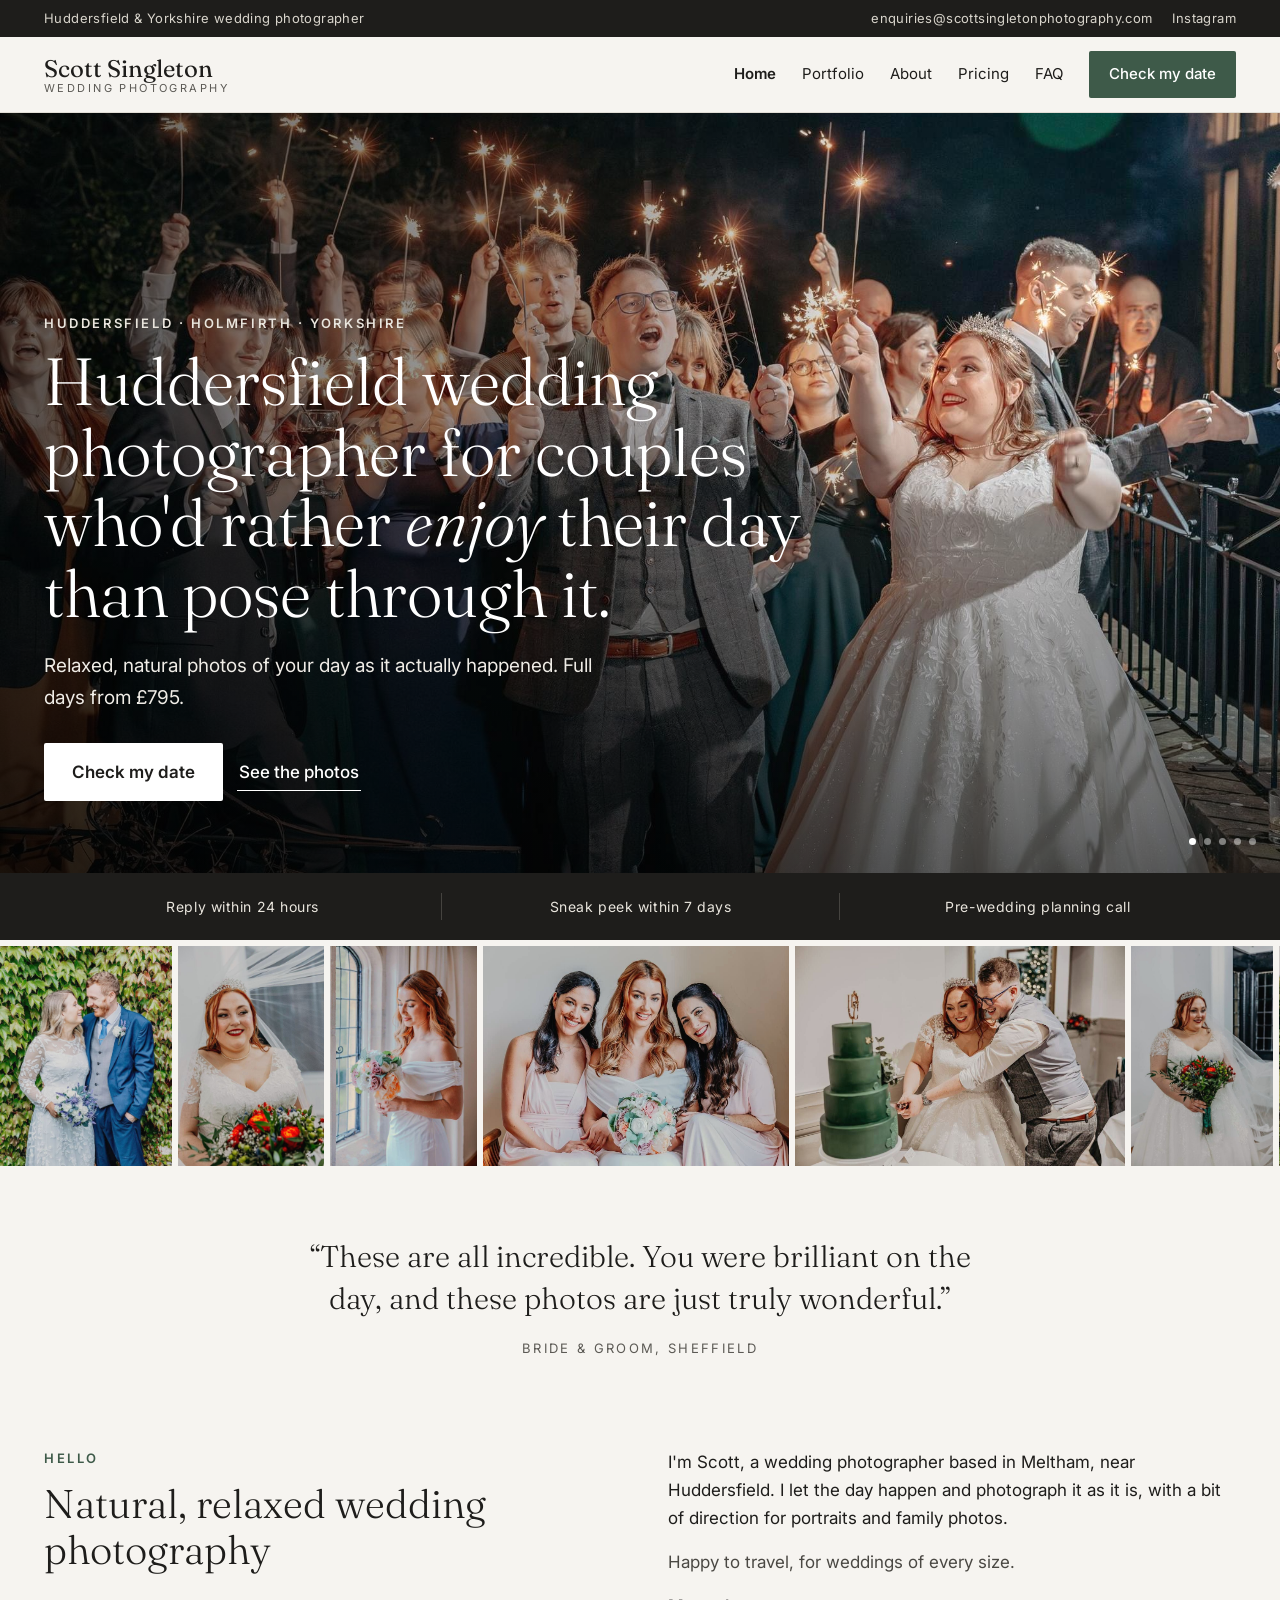
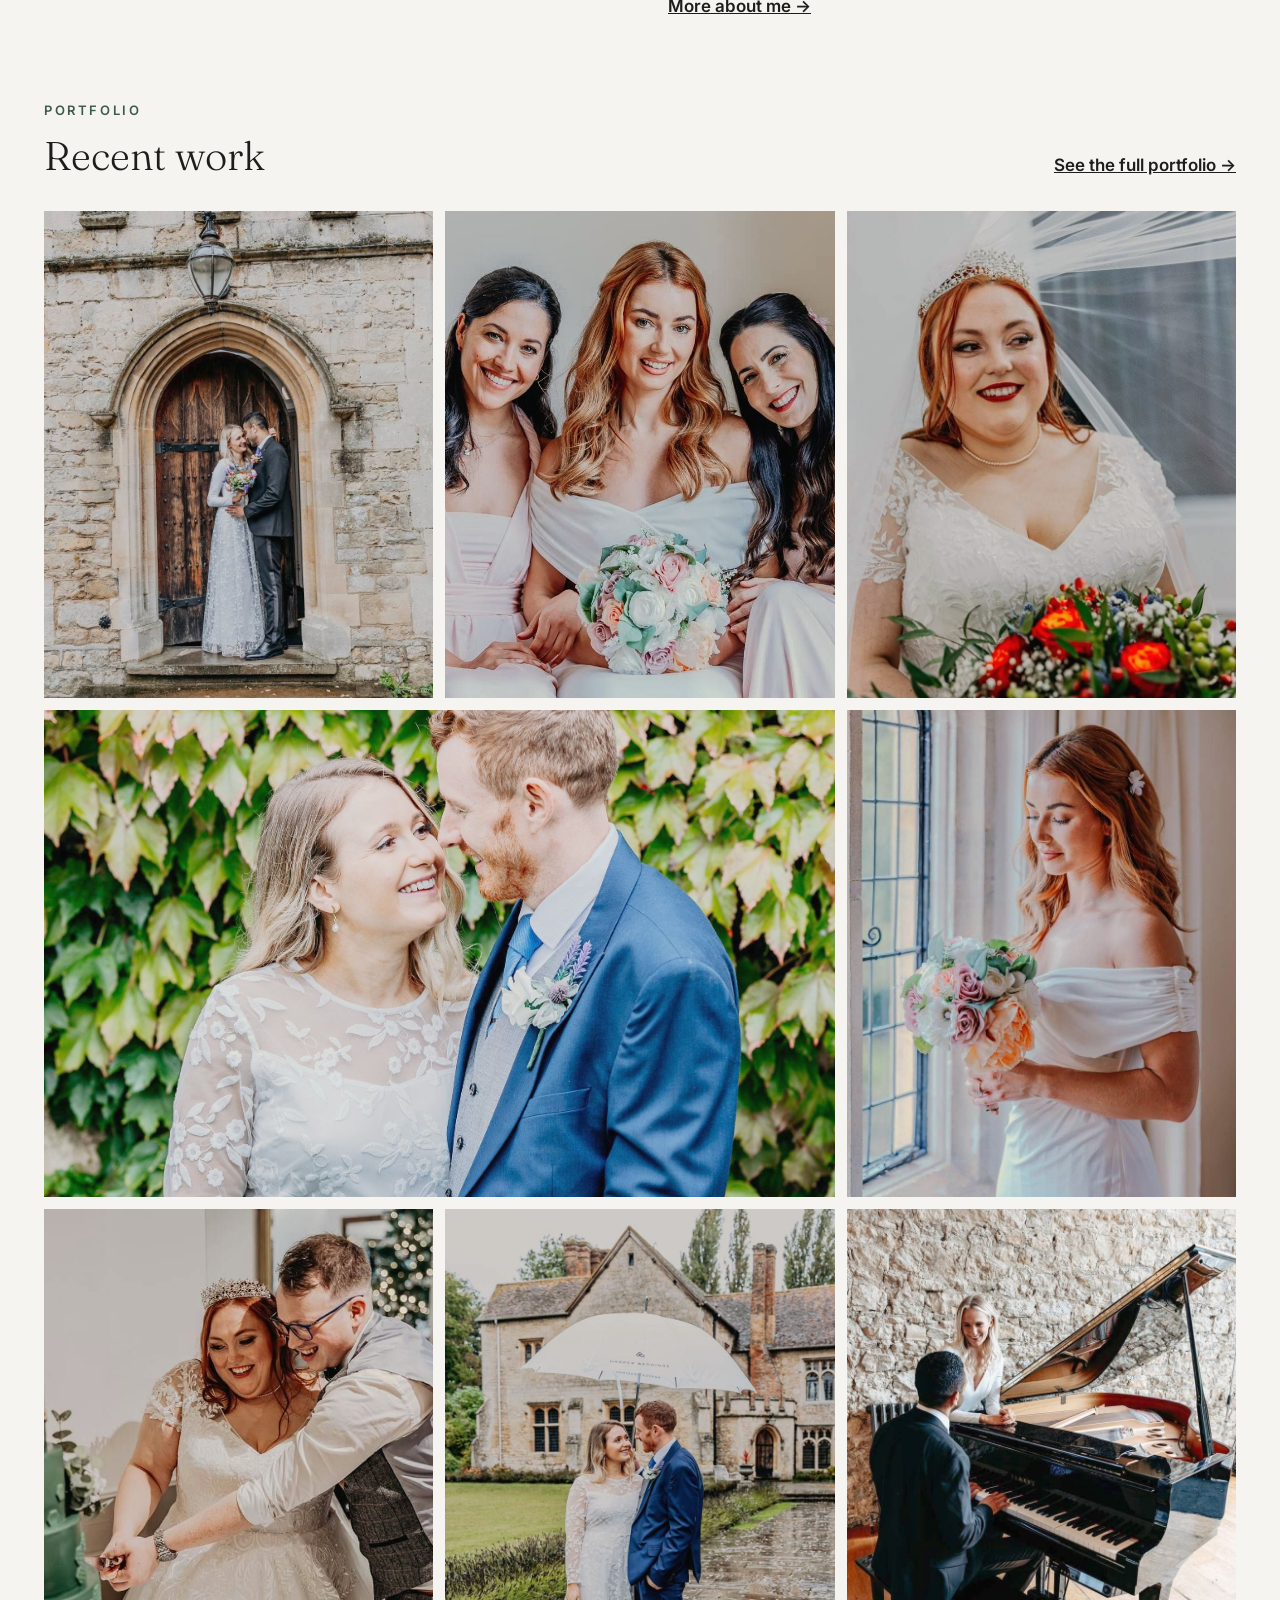
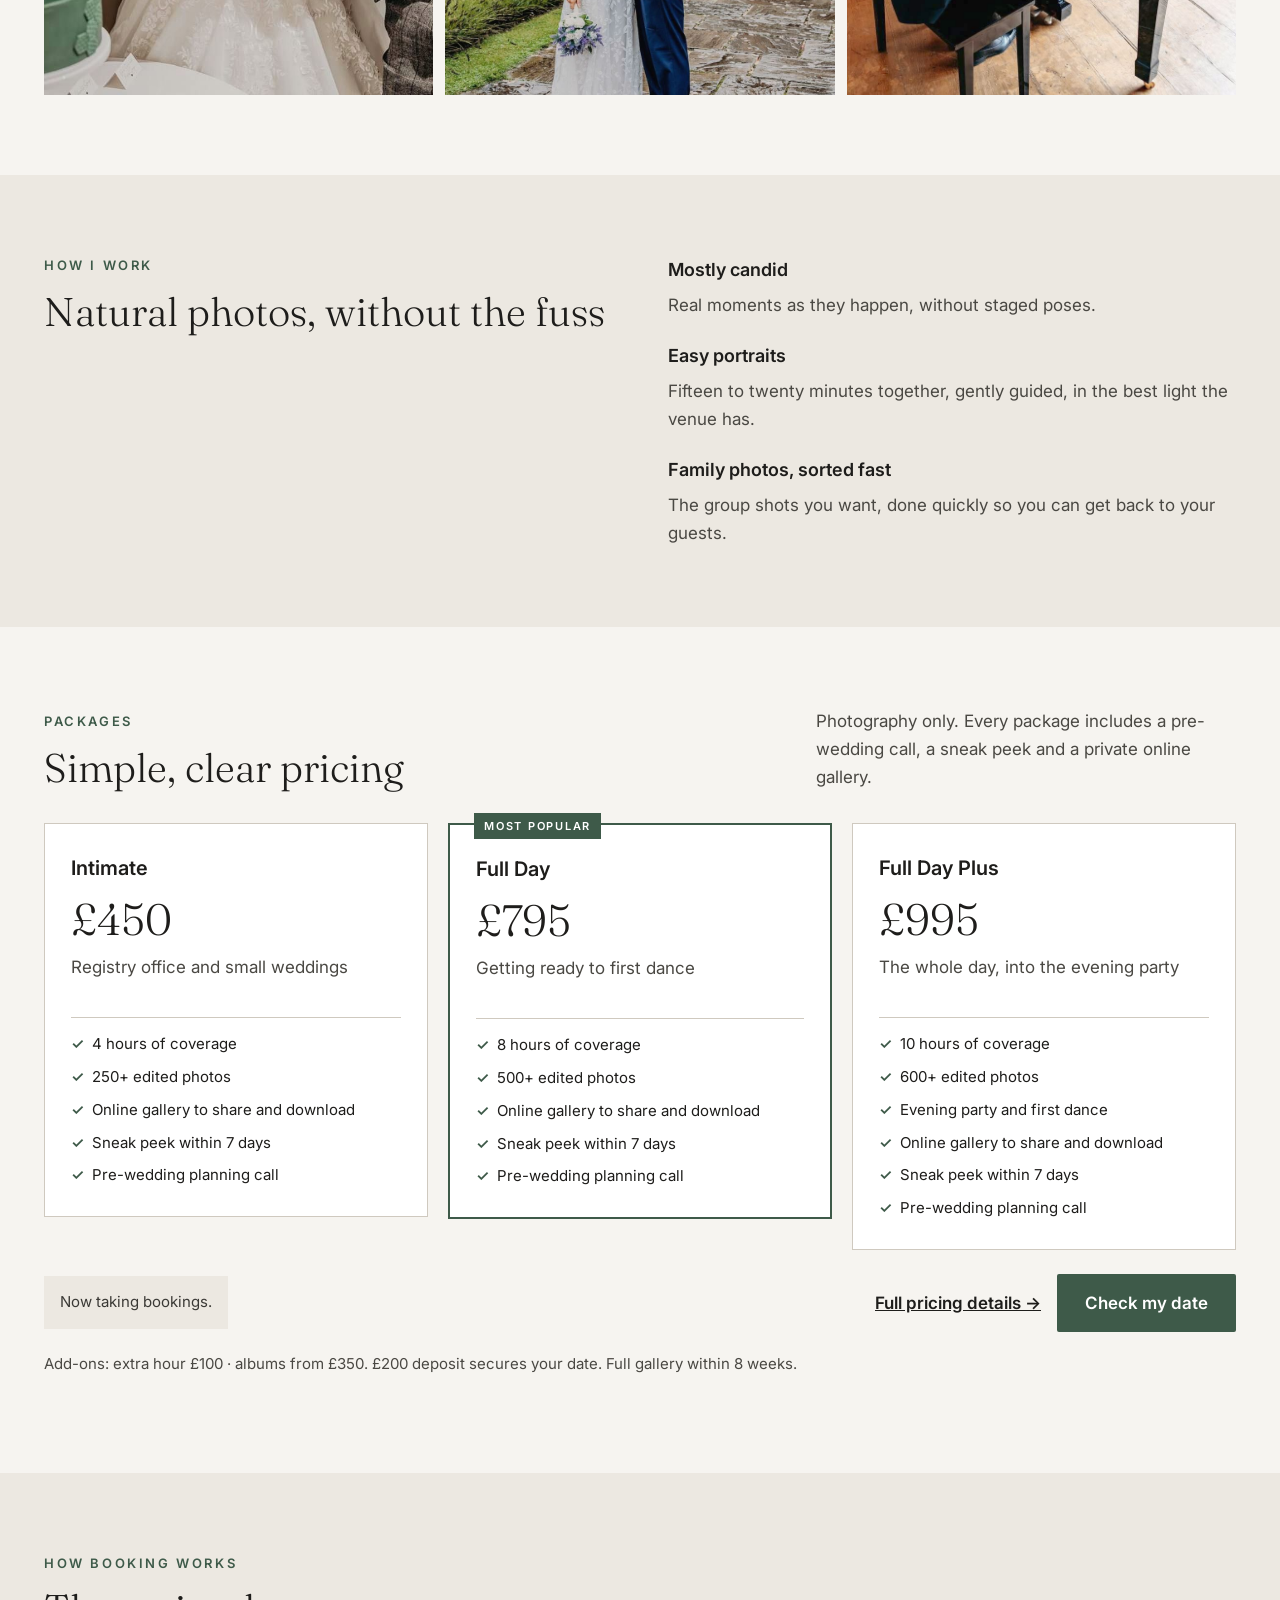
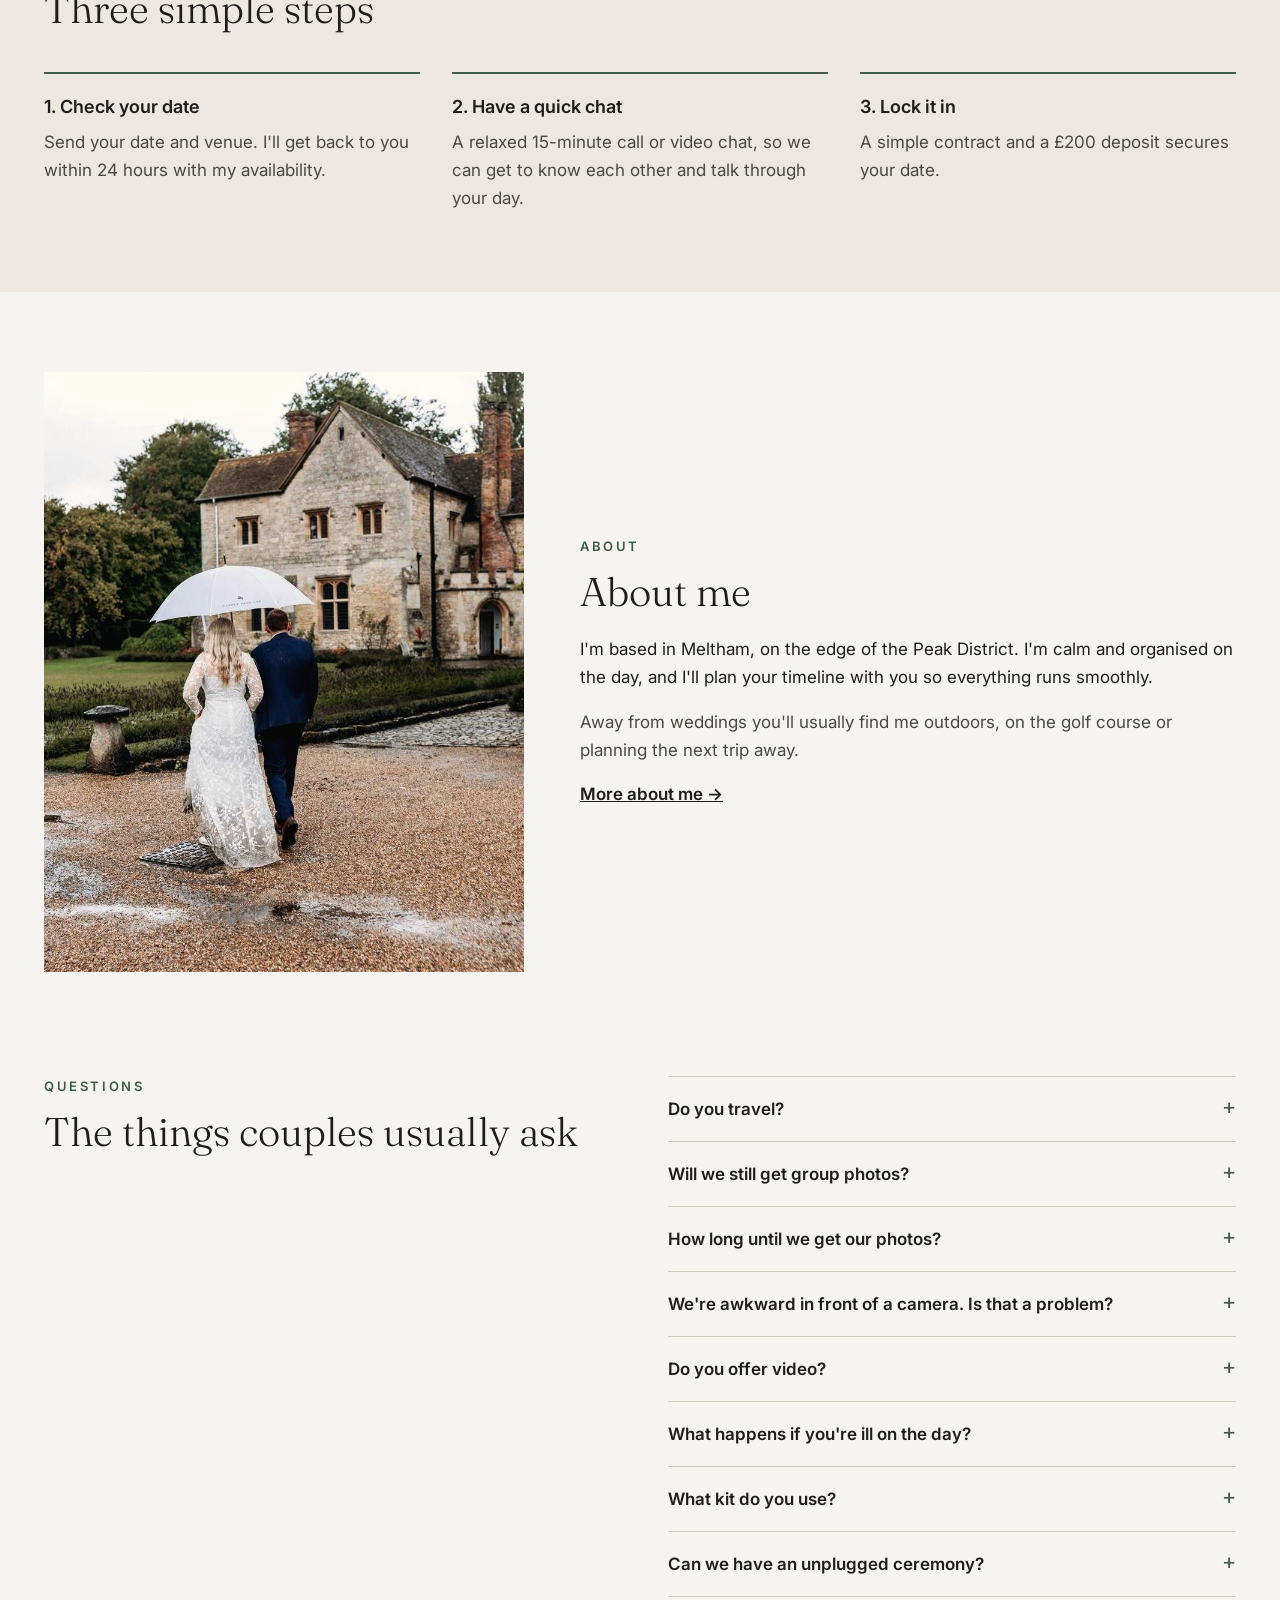
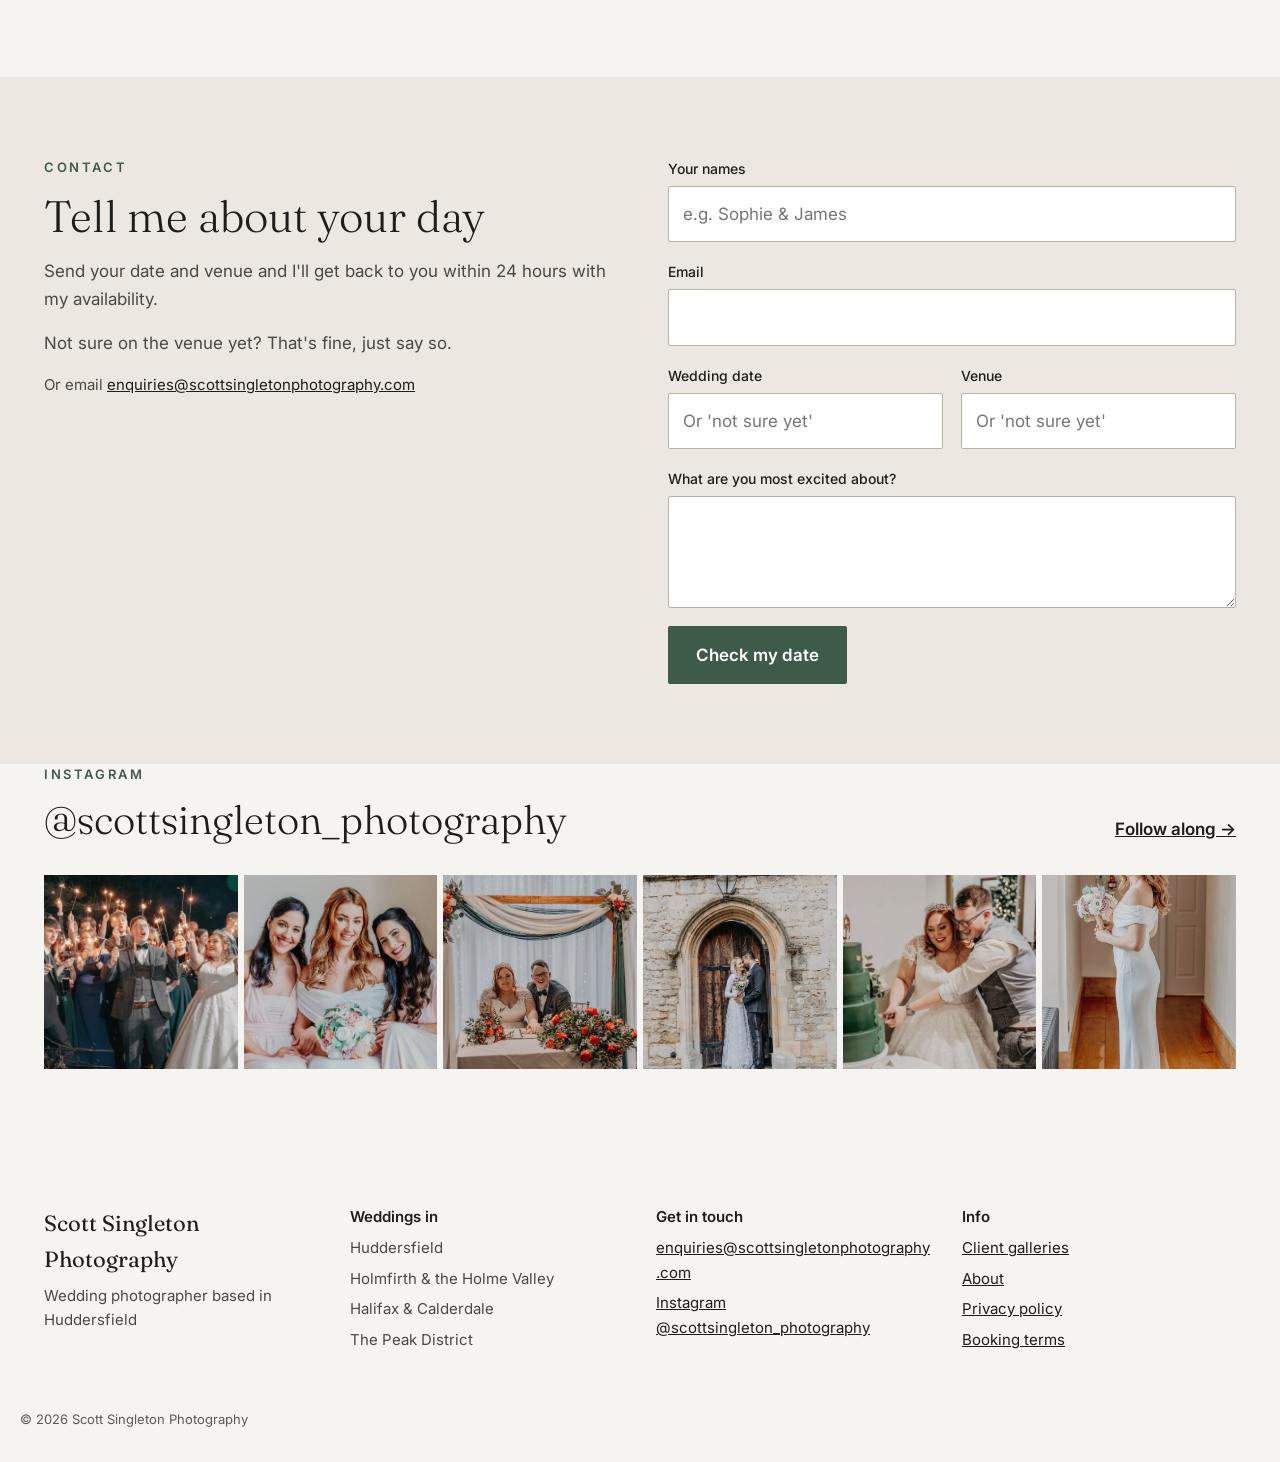
<file: index.html>
<!doctype html>
<html lang="en-GB">
<head>
<meta charset="utf-8">
<meta name="viewport" content="width=device-width, initial-scale=1">
<title>Huddersfield Wedding Photographer | Scott Singleton Photography</title>
<meta name="description" content="Relaxed, natural wedding photography in Huddersfield, Holmfirth and across Yorkshire. Full days from £795. Check your date with Scott Singleton.">
<link rel="canonical" href="https://scottsingletonphotography.com/">
<meta property="og:title" content="Scott Singleton Photography – Huddersfield wedding photographer">
<meta property="og:description" content="Relaxed, natural wedding photography. Full days from £795.">
<meta property="og:image" content="https://scottsingletonphotography.com/images/hero-sparklers.jpg">
<meta property="og:type" content="website">
<link rel="icon" href="data:image/svg+xml,<svg xmlns='http://www.w3.org/2000/svg' viewBox='0 0 32 32'><rect width='32' height='32' fill='%233E5A49'/><text x='16' y='22' font-family='Georgia' font-size='16' fill='white' text-anchor='middle'>SS</text></svg>">
<link rel="preconnect" href="https://fonts.googleapis.com">
<link rel="preconnect" href="https://fonts.gstatic.com" crossorigin>
<link href="https://fonts.googleapis.com/css2?family=Fraunces:ital,opsz,wght@0,9..144,300;0,9..144,400;1,9..144,300&family=Inter:wght@400;500;600&display=swap" rel="stylesheet">
<link rel="stylesheet" href="style.css">
<script type="application/ld+json">{"@context":"https://schema.org","@type":"LocalBusiness","name":"Scott Singleton Photography","description":"Wedding photographer based in Huddersfield","url":"https://scottsingletonphotography.com","email":"enquiries@scottsingletonphotography.com","image":"https://scottsingletonphotography.com/images/hero-sparklers.jpg","priceRange":"£450–£995","address":{"@type":"PostalAddress","addressLocality":"Meltham, Huddersfield","addressRegion":"West Yorkshire","addressCountry":"GB"},"areaServed":["Huddersfield","Holmfirth","Halifax","West Yorkshire","Peak District"],"sameAs":["https://www.instagram.com/scottsingleton_photography/"]}</script>
</head>
<body>

<div class="topbar"><div class="wrap"><span>Huddersfield &amp; Yorkshire wedding photographer</span><span class="tb-r"><a href="mailto:enquiries@scottsingletonphotography.com">enquiries@scottsingletonphotography.com</a><a href="https://www.instagram.com/scottsingleton_photography/">Instagram</a></span></div></div>
<header class="site-header">
<div class="wrap">
<a class="brand" href="./"><b>Scott Singleton</b><small>Wedding Photography</small></a>
<nav class="nav" aria-label="Main">
<a href="./" aria-current="page">Home</a>
<a href="portfolio.html">Portfolio</a>
<a href="about.html">About</a>
<a href="pricing.html">Pricing</a>
<a href="#faq">FAQ</a>
<a class="btn" href="#contact">Check my date</a>
</nav>
</div>
</header>

<main>
<section class="hero" id="top">
<div class="slides" aria-hidden="true">
<img class="slide is-on" src="images/hero-sparklers.jpg" alt="" fetchpriority="high">
<img class="slide" style="object-position:center 60%" src="images/hero-manor.jpg" alt="" loading="lazy" decoding="async">
<img class="slide" style="object-position:center 35%" src="images/hero-bridesmaids-wide.jpg" alt="" loading="lazy" decoding="async">
<img class="slide" src="images/hero-bench.jpg" alt="" loading="lazy" decoding="async">
<img class="slide" style="object-position:center 30%" src="images/hero-ivy.jpg" alt="" loading="lazy" decoding="async">
</div>
<div class="dots" aria-hidden="true"></div>
<div class="wrap">
<p class="eyebrow">Huddersfield · Holmfirth · Yorkshire</p>
<h1>Huddersfield wedding photographer for couples who'd rather <em>enjoy</em> their day than pose through it.</h1>
<p class="lead">Relaxed, natural photos of your day as it actually happened. Full days from £795.</p>
<div class="actions">
<a class="btn btn-light" href="#contact">Check my date</a>
<a class="ghost" href="#portfolio">See the photos</a>
</div>
</div>
</section>

<div class="trust" aria-label="What you can expect">
<div class="wrap">
<span>Reply within 24 hours</span>
<span>Sneak peek within 7 days</span>
<span>Pre-wedding planning call</span>
</div>
</div>
<div class="strip" aria-label="Recent photos"><a href="portfolio.html"><img src="images/p/pb050.jpg" alt="" loading="lazy" decoding="async"></a><a href="portfolio.html"><img src="images/p/hc133.jpg" alt="" loading="lazy" decoding="async"></a><a href="portfolio.html"><img src="images/p/pb126.jpg" alt="" loading="lazy" decoding="async"></a><a href="portfolio.html"><img src="images/p/pb103.jpg" alt="" loading="lazy" decoding="async"></a><a href="portfolio.html"><img src="images/p/hc122.jpg" alt="" loading="lazy" decoding="async"></a><a href="portfolio.html"><img src="images/p/hc130.jpg" alt="" loading="lazy" decoding="async"></a><a href="portfolio.html"><img src="images/p/pb040.jpg" alt="" loading="lazy" decoding="async"></a><a href="portfolio.html"><img src="images/p/pb129.jpg" alt="" loading="lazy" decoding="async"></a><a href="portfolio.html"><img src="images/p/hc157.jpg" alt="" loading="lazy" decoding="async"></a><a href="portfolio.html"><img src="images/p/pb001.jpg" alt="" loading="lazy" decoding="async"></a></div>

<section class="review" aria-label="What couples say">
<div class="wrap">
<figure>
<blockquote>&ldquo;These are all incredible. You were brilliant on the day, and these photos are just truly wonderful.&rdquo;</blockquote>
<figcaption>Bride &amp; Groom, Sheffield</figcaption>
</figure>
</div>
</section>
<section>
<div class="wrap split">
<div><p class="eyebrow">Hello</p><h2>Natural, relaxed wedding photography</h2></div>
<div>
<p>I'm Scott, a wedding photographer based in Meltham, near Huddersfield. I let the day happen and photograph it as it is, with a bit of direction for portraits and family photos.</p>
<p class="muted">Happy to travel, for weddings of every size.</p>
<a class="link" href="about.html">More about me →</a>
</div>
</div>
</section>

<section id="portfolio" style="padding-top:0">
<div class="wrap">
<div class="sechead"><div><p class="eyebrow">Portfolio</p><h2>Recent work</h2></div><a class="link" href="portfolio.html">See the full portfolio →</a></div>
<div class="grid">
<figure><img src="images/archway.jpg" alt="Couple standing together in a stone archway" loading="lazy" decoding="async"></figure>
<figure><img src="images/p/pb103.jpg" alt="Bride laughing with her bridesmaids" loading="lazy" decoding="async"></figure>
<figure><img src="images/bride-veil.jpg" alt="Bride smiling with her veil and bouquet" loading="lazy" decoding="async"></figure>
<figure class="wide"><img src="images/hero-ivy.jpg" alt="Couple laughing together against an ivy wall" loading="lazy" decoding="async"></figure>
<figure><img src="images/window-bride.jpg" alt="Bride by a window holding her bouquet" loading="lazy" decoding="async"></figure>
<figure><img src="images/p/hc122.jpg" alt="Couple laughing as they cut the cake" loading="lazy" decoding="async"></figure>
<figure><img src="images/umbrella-couple.jpg" alt="Couple under a white umbrella in the garden" loading="lazy" decoding="async"></figure>
<figure><img src="images/piano.jpg" alt="Groom playing the piano while the bride watches" loading="lazy" decoding="async"></figure>
</div>
</div>
</section>

<section class="bg-stone">
<div class="wrap split">
<div>
<p class="eyebrow">How I work</p>
<h2>Natural photos, without the fuss</h2>
</div>
<div style="display:flex;flex-direction:column;gap:22px">
<div><h3>Mostly candid</h3><p class="muted" style="margin:0">Real moments as they happen, without staged poses.</p></div>
<div><h3>Easy portraits</h3><p class="muted" style="margin:0">Fifteen to twenty minutes together, gently guided, in the best light the venue has.</p></div>
<div><h3>Family photos, sorted fast</h3><p class="muted" style="margin:0">The group shots you want, done quickly so you can get back to your guests.</p></div>
</div>
</div>
</section>

<section id="pricing">
<div class="wrap">
<div class="sechead"><div><p class="eyebrow">Packages</p><h2>Simple, clear pricing</h2></div><p class="muted" style="margin:0;max-width:420px">Photography only. Every package includes a pre-wedding call, a sneak peek and a private online gallery.</p></div>
<div class="packages">
<article class="pkg">
<h3>Intimate</h3><p class="price">£450</p><p class="muted">Registry office and small weddings</p>
<ul><li>4 hours of coverage</li><li>250+ edited photos</li><li>Online gallery to share and download</li><li>Sneak peek within 7 days</li><li>Pre-wedding planning call</li></ul>
</article>
<article class="pkg pkg-main">
<p class="tag">Most popular</p>
<h3>Full Day</h3><p class="price">£795</p><p class="muted">Getting ready to first dance</p>
<ul><li>8 hours of coverage</li><li>500+ edited photos</li><li>Online gallery to share and download</li><li>Sneak peek within 7 days</li><li>Pre-wedding planning call</li></ul>
</article>
<article class="pkg">
<h3>Full Day Plus</h3><p class="price">£995</p><p class="muted">The whole day, into the evening party</p>
<ul><li>10 hours of coverage</li><li>600+ edited photos</li><li>Evening party and first dance</li><li>Online gallery to share and download</li><li>Sneak peek within 7 days</li><li>Pre-wedding planning call</li></ul>
</article>
</div>
<div class="pkg-foot"><p class="note" style="margin:0">Now taking bookings.</p><div style="display:flex;gap:16px;align-items:center;flex-wrap:wrap"><a class="link" href="pricing.html">Full pricing details →</a><a class="btn" href="#contact">Check my date</a></div></div>
<p class="muted" style="font-size:15px;margin-top:20px">Add-ons: extra hour £100 · albums from £350. £200 deposit secures your date. Full gallery within 8 weeks.</p>
</div>
</section>

<section class="bg-stone">
<div class="wrap">
<p class="eyebrow">How booking works</p>
<h2 style="margin-bottom:40px">Three simple steps</h2>
<ol class="steps">
<li><h3>1. Check your date</h3><p>Send your date and venue. I'll get back to you within 24 hours with my availability.</p></li>
<li><h3>2. Have a quick chat</h3><p>A relaxed 15-minute call or video chat, so we can get to know each other and talk through your day.</p></li>
<li><h3>3. Lock it in</h3><p>A simple contract and a £200 deposit secures your date.</p></li>
</ol>
</div>
</section>

<section>
<div class="wrap split center">
<img class="portrait" src="images/umbrella-walk.jpg" alt="Couple walking under a white umbrella in the rain" loading="lazy" decoding="async" style="max-width:480px">
<div>
<p class="eyebrow">About</p>
<h2 style="margin-bottom:20px">About me</h2>
<p>I'm based in Meltham, on the edge of the Peak District. I'm calm and organised on the day, and I'll plan your timeline with you so everything runs smoothly.</p>
<p class="muted">Away from weddings you'll usually find me outdoors, on the golf course or planning the next trip away.</p>
<a class="link" href="about.html">More about me →</a>
</div>
</div>
</section>

<section id="faq" style="padding-top:24px">
<div class="wrap split">
<div>
<p class="eyebrow">Questions</p>
<h2>The things couples usually ask</h2>
</div>
<div>
<details><summary>Do you travel?</summary><p>Yes. Anywhere within 30 miles of Huddersfield is included, and further afield is 45p a mile.</p></details>
<details><summary>Will we still get group photos?</summary><p>Yes. Send me your list before the day and I'll work through it quickly, usually in 20 minutes or less, so you can get back to your guests.</p></details>
<details><summary>How long until we get our photos?</summary><p>A sneak peek within 7 days and your full gallery within 8 weeks, often sooner.</p></details>
<details><summary>We're awkward in front of a camera. Is that a problem?</summary><p>Not at all. Most couples say this. The day is mostly candid, and for portraits I'll give you simple things to do rather than poses to hold.</p></details>
<details><summary>Do you offer video?</summary><p>No, I focus on photography only. I'm happy to work alongside your videographer.</p></details>
<details><summary>What happens if you're ill on the day?</summary><p>It's very unlikely, but if I can't make it I'll arrange a suitable photographer to cover your wedding. If that isn't possible, you'll get a full refund.</p></details>
<details><summary>What kit do you use?</summary><p>Professional Canon mirrorless cameras with fast lenses, so dark churches and evening receptions are no problem.</p></details>
<details><summary>Can we have an unplugged ceremony?</summary><p>Yes, and I'd recommend it. Your officiant can ask guests to put phones away, so you get photos of faces rather than screens.</p></details>
</div>
</div>
</section>

<section id="contact" class="bg-stone">
<div class="wrap split">
<div>
<p class="eyebrow">Contact</p>
<h2 style="font-size:clamp(34px,4vw,44px);margin-bottom:16px">Tell me about your day</h2>
<p class="muted">Send your date and venue and I'll get back to you within 24 hours with my availability.</p>
<p class="muted">Not sure on the venue yet? That's fine, just say so.</p>
<p style="font-size:15px" class="muted">Or email <a href="mailto:enquiries@scottsingletonphotography.com">enquiries@scottsingletonphotography.com</a></p>
</div>
<form class="enquiry" action="https://formsubmit.co/2675c924c489999a986669bad532e2ed" method="POST">
<input type="hidden" name="_captcha" value="false">
<input type="hidden" name="_subject" value="New wedding enquiry – scottsingletonphotography.com">
<input type="hidden" name="_next" value="https://scottsingletonphotography.com/thanks.html">
<input type="hidden" name="_template" value="table">
<input type="text" name="_honey" class="hp" tabindex="-1" autocomplete="off" aria-hidden="true">
<div class="field full"><label for="names">Your names</label><input id="names" name="Names" type="text" placeholder="e.g. Sophie & James" required></div>
<div class="field full"><label for="email">Email</label><input id="email" name="email" type="email" required></div>
<div class="field"><label for="date">Wedding date</label><input id="date" name="Wedding date" type="text" placeholder="Or 'not sure yet'"></div>
<div class="field"><label for="venue">Venue</label><input id="venue" name="Venue" type="text" placeholder="Or 'not sure yet'"></div>
<div class="field full"><label for="excited">What are you most excited about?</label><textarea id="excited" name="Most excited about" rows="3"></textarea></div>
<div class="field full"><button class="btn" type="submit" style="justify-self:start;width:max-content">Check my date</button></div>
</form>
</div>
</section>
<section class="ig">
<div class="wrap">
<div class="sechead"><div><p class="eyebrow">Instagram</p><h2>@scottsingleton_photography</h2></div><a class="link" href="https://www.instagram.com/scottsingleton_photography/">Follow along →</a></div>
<div class="iggrid"><a href="https://www.instagram.com/scottsingleton_photography/"><img src="images/p/hc189.jpg" alt="" loading="lazy" decoding="async"></a><a href="https://www.instagram.com/scottsingleton_photography/"><img src="images/p/pb103.jpg" alt="" loading="lazy" decoding="async"></a><a href="https://www.instagram.com/scottsingleton_photography/"><img src="images/p/hc066.jpg" alt="" loading="lazy" decoding="async"></a><a href="https://www.instagram.com/scottsingleton_photography/"><img src="images/p/pb017.jpg" alt="" loading="lazy" decoding="async"></a><a href="https://www.instagram.com/scottsingleton_photography/"><img src="images/p/hc122.jpg" alt="" loading="lazy" decoding="async"></a><a href="https://www.instagram.com/scottsingleton_photography/"><img src="images/p/pb085.jpg" alt="" loading="lazy" decoding="async"></a></div>
</div>
</section>
</main>

<footer class="site-footer">
<div class="wrap">
<div class="col"><span class="title">Scott Singleton Photography</span><span>Wedding photographer based in Huddersfield</span></div>
<div class="col"><b>Weddings in</b><span>Huddersfield</span><span>Holmfirth &amp; the Holme Valley</span><span>Halifax &amp; Calderdale</span><span>The Peak District</span></div>
<div class="col"><b>Get in touch</b><a href="mailto:enquiries@scottsingletonphotography.com">enquiries@scottsingletonphotography.com</a><a href="https://www.instagram.com/scottsingleton_photography/" rel="me">Instagram @scottsingleton_photography</a></div>
<div class="col"><b>Info</b><a href="https://scottsingletonphotography.pixieset.com/">Client galleries</a><a href="about.html">About</a><a href="privacy.html">Privacy policy</a><a href="terms.html">Booking terms</a></div>
</div>
</footer>
<div class="wrap legal">© 2026 Scott Singleton Photography</div>
<script>
(function(){var s=[].slice.call(document.querySelectorAll('.hero .slide'));if(s.length<2)return;
var d=document.querySelector('.hero .dots'),i=0,t;
s.forEach(function(_,n){var b=document.createElement('span');if(!n)b.className='on';d.appendChild(b);});
var dots=[].slice.call(d.children);
s.slice(1).forEach(function(im){im.loading='eager';});
function go(n){s[i].classList.remove('is-on');dots[i].className='';i=n%s.length;s[i].classList.add('is-on');dots[i].className='on';}
function start(){t=setInterval(function(){go(i+1)},5000);}
if(!matchMedia('(prefers-reduced-motion: reduce)').matches)start();
document.addEventListener('visibilitychange',function(){clearInterval(t);if(!document.hidden)start();});
})();
</script>
</body>
</html>
</file>
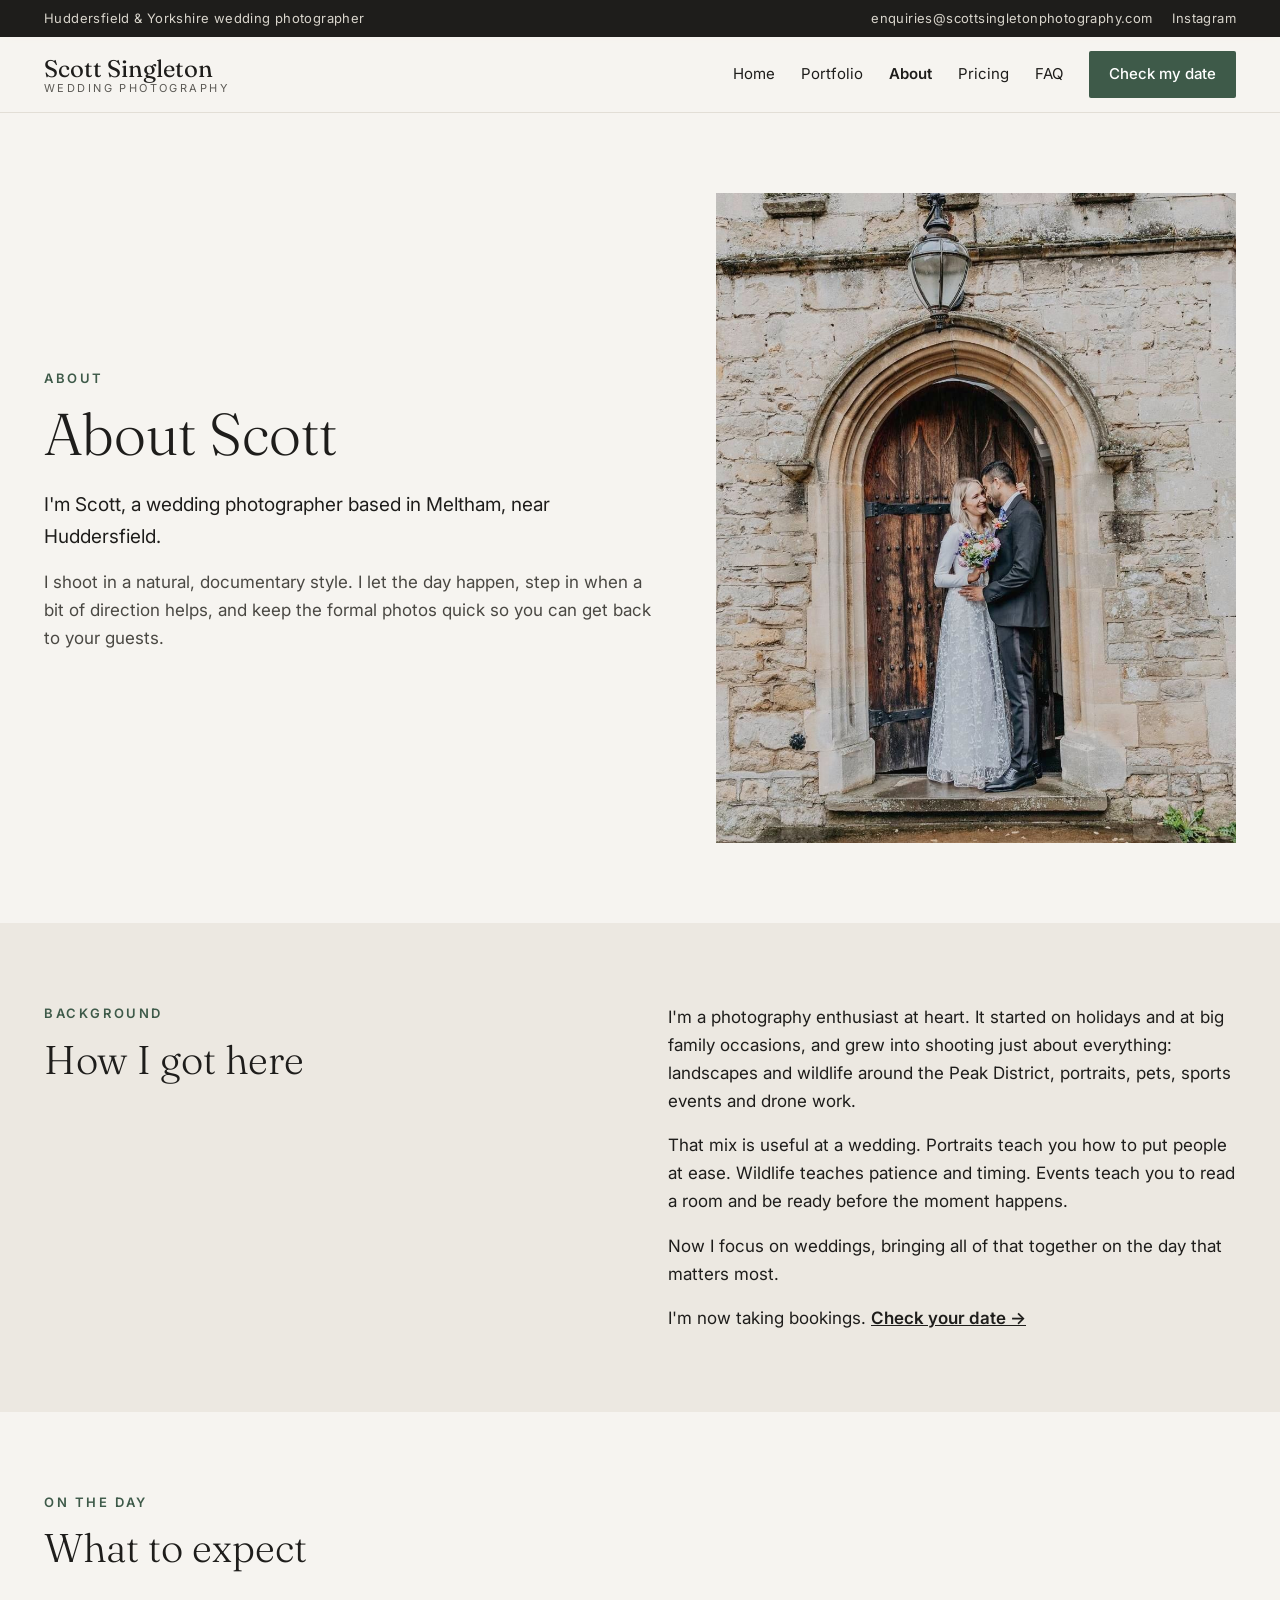
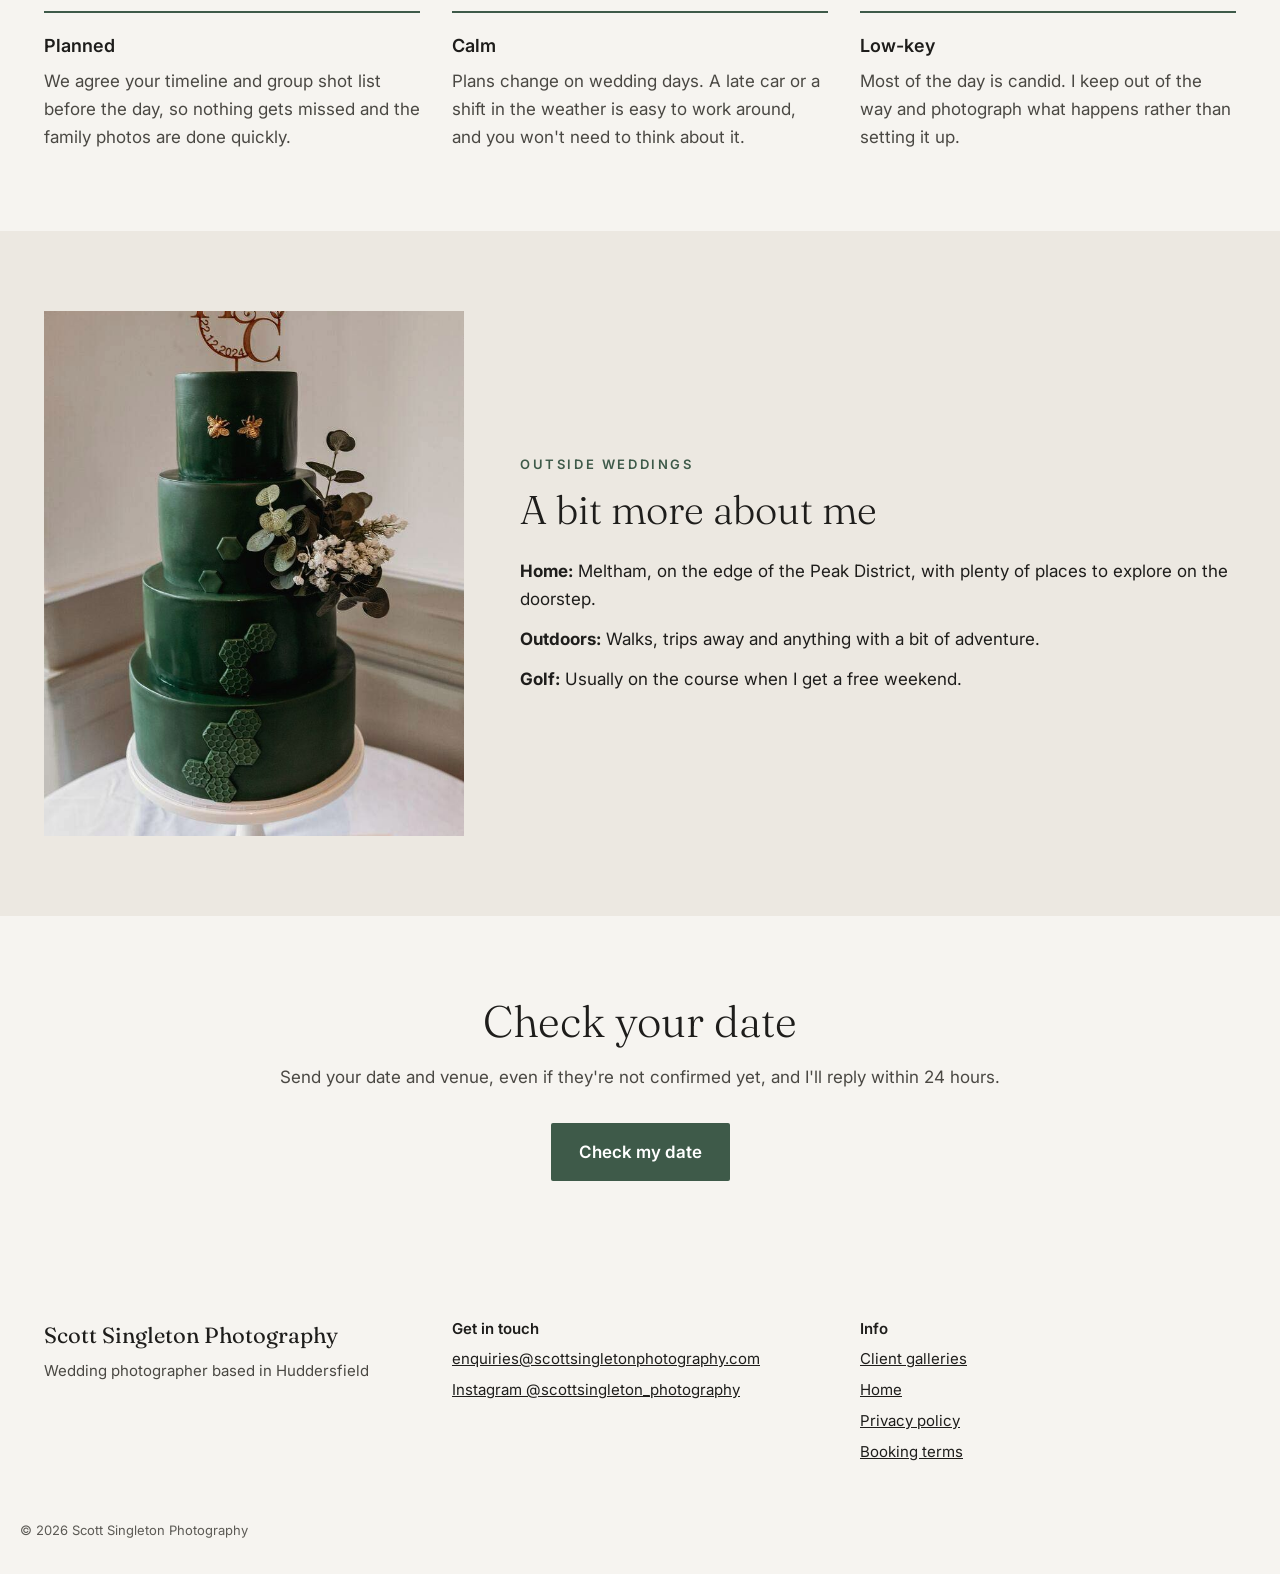
<file: about.html>
<!doctype html>
<html lang="en-GB">
<head>
<meta charset="utf-8">
<meta name="viewport" content="width=device-width, initial-scale=1">
<title>About Scott | Scott Singleton Photography</title>
<meta name="description" content="Meet Scott Singleton, a relaxed, organised wedding photographer based in Meltham, Huddersfield.">
<link rel="canonical" href="https://scottsingletonphotography.com/about">
<link rel="icon" href="data:image/svg+xml,<svg xmlns='http://www.w3.org/2000/svg' viewBox='0 0 32 32'><rect width='32' height='32' fill='%233E5A49'/><text x='16' y='22' font-family='Georgia' font-size='16' fill='white' text-anchor='middle'>SS</text></svg>">
<link rel="preconnect" href="https://fonts.googleapis.com">
<link rel="preconnect" href="https://fonts.gstatic.com" crossorigin>
<link href="https://fonts.googleapis.com/css2?family=Fraunces:ital,opsz,wght@0,9..144,300;0,9..144,400;1,9..144,300&family=Inter:wght@400;500;600&display=swap" rel="stylesheet">
<link rel="stylesheet" href="style.css">
</head>
<body>

<div class="topbar"><div class="wrap"><span>Huddersfield &amp; Yorkshire wedding photographer</span><span class="tb-r"><a href="mailto:enquiries@scottsingletonphotography.com">enquiries@scottsingletonphotography.com</a><a href="https://www.instagram.com/scottsingleton_photography/">Instagram</a></span></div></div>
<header class="site-header">
<div class="wrap">
<a class="brand" href="./"><b>Scott Singleton</b><small>Wedding Photography</small></a>
<nav class="nav" aria-label="Main">
<a href="./">Home</a>
<a href="portfolio.html">Portfolio</a>
<a href="about.html" aria-current="page">About</a>
<a href="pricing.html">Pricing</a>
<a href="./#faq">FAQ</a>
<a class="btn" href="./#contact">Check my date</a>
</nav>
</div>
</header>

<main>
<section>
<div class="wrap split center">
<div>
<p class="eyebrow">About</p>
<h1 style="font-size:clamp(38px,4.6vw,60px);line-height:1.08;margin-bottom:24px">About Scott</h1>
<p style="font-size:19px">I'm Scott, a wedding photographer based in Meltham, near Huddersfield.</p>
<p class="muted">I shoot in a natural, documentary style. I let the day happen, step in when a bit of direction helps, and keep the formal photos quick so you can get back to your guests.</p>
</div>
<img class="portrait" src="images/archway.jpg" alt="Couple standing together in a stone archway" style="max-width:520px">
</div>
</section>

<section class="bg-stone">
<div class="wrap split">
<div>
<p class="eyebrow">Background</p>
<h2>How I got here</h2>
</div>
<div>
<p>I'm a photography enthusiast at heart. It started on holidays and at big family occasions, and grew into shooting just about everything: landscapes and wildlife around the Peak District, portraits, pets, sports events and drone work.</p>
<p>That mix is useful at a wedding. Portraits teach you how to put people at ease. Wildlife teaches patience and timing. Events teach you to read a room and be ready before the moment happens.</p>
<p>Now I focus on weddings, bringing all of that together on the day that matters most.</p>
<p style="margin:0">I'm now taking bookings. <a class="link" href="./#contact">Check your date →</a></p>
</div>
</div>
</section>

<section>
<div class="wrap">
<p class="eyebrow">On the day</p>
<h2 style="margin-bottom:40px">What to expect</h2>
<ol class="steps">
<li><h3>Planned</h3><p>We agree your timeline and group shot list before the day, so nothing gets missed and the family photos are done quickly.</p></li>
<li><h3>Calm</h3><p>Plans change on wedding days. A late car or a shift in the weather is easy to work around, and you won't need to think about it.</p></li>
<li><h3>Low-key</h3><p>Most of the day is candid. I keep out of the way and photograph what happens rather than setting it up.</p></li>
</ol>
</div>
</section>

<section class="bg-stone">
<div class="wrap split center">
<img class="portrait" src="images/cake.jpg" alt="Green four-tier wedding cake with gold initials" loading="lazy" style="max-width:420px">
<div>
<p class="eyebrow">Outside weddings</p>
<h2 style="margin-bottom:24px">A bit more about me</h2>
<ul style="margin:0;padding:0;list-style:none;display:flex;flex-direction:column;gap:12px">
<li><strong>Home:</strong> Meltham, on the edge of the Peak District, with plenty of places to explore on the doorstep.</li>
<li><strong>Outdoors:</strong> Walks, trips away and anything with a bit of adventure.</li>
<li><strong>Golf:</strong> Usually on the course when I get a free weekend.</li>
</ul>
</div>
</div>
</section>

<section>
<div class="wrap" style="max-width:900px;text-align:center">
<h2 style="font-size:clamp(32px,4vw,44px);margin-bottom:16px">Check your date</h2>
<p class="muted" style="margin-bottom:32px">Send your date and venue, even if they're not confirmed yet, and I'll reply within 24 hours.</p>
<a class="btn" href="./#contact">Check my date</a>
</div>
</section>
</main>

<footer class="site-footer">
<div class="wrap">
<div class="col"><span class="title">Scott Singleton Photography</span><span>Wedding photographer based in Huddersfield</span></div>
<div class="col"><b>Get in touch</b><a href="mailto:enquiries@scottsingletonphotography.com">enquiries@scottsingletonphotography.com</a><a href="https://www.instagram.com/scottsingleton_photography/" rel="me">Instagram @scottsingleton_photography</a></div>
<div class="col"><b>Info</b><a href="https://scottsingletonphotography.pixieset.com/">Client galleries</a><a href="./">Home</a><a href="privacy.html">Privacy policy</a><a href="terms.html">Booking terms</a></div>
</div>
</footer>
<div class="wrap legal">© 2026 Scott Singleton Photography</div>
</body>
</html>
</file>
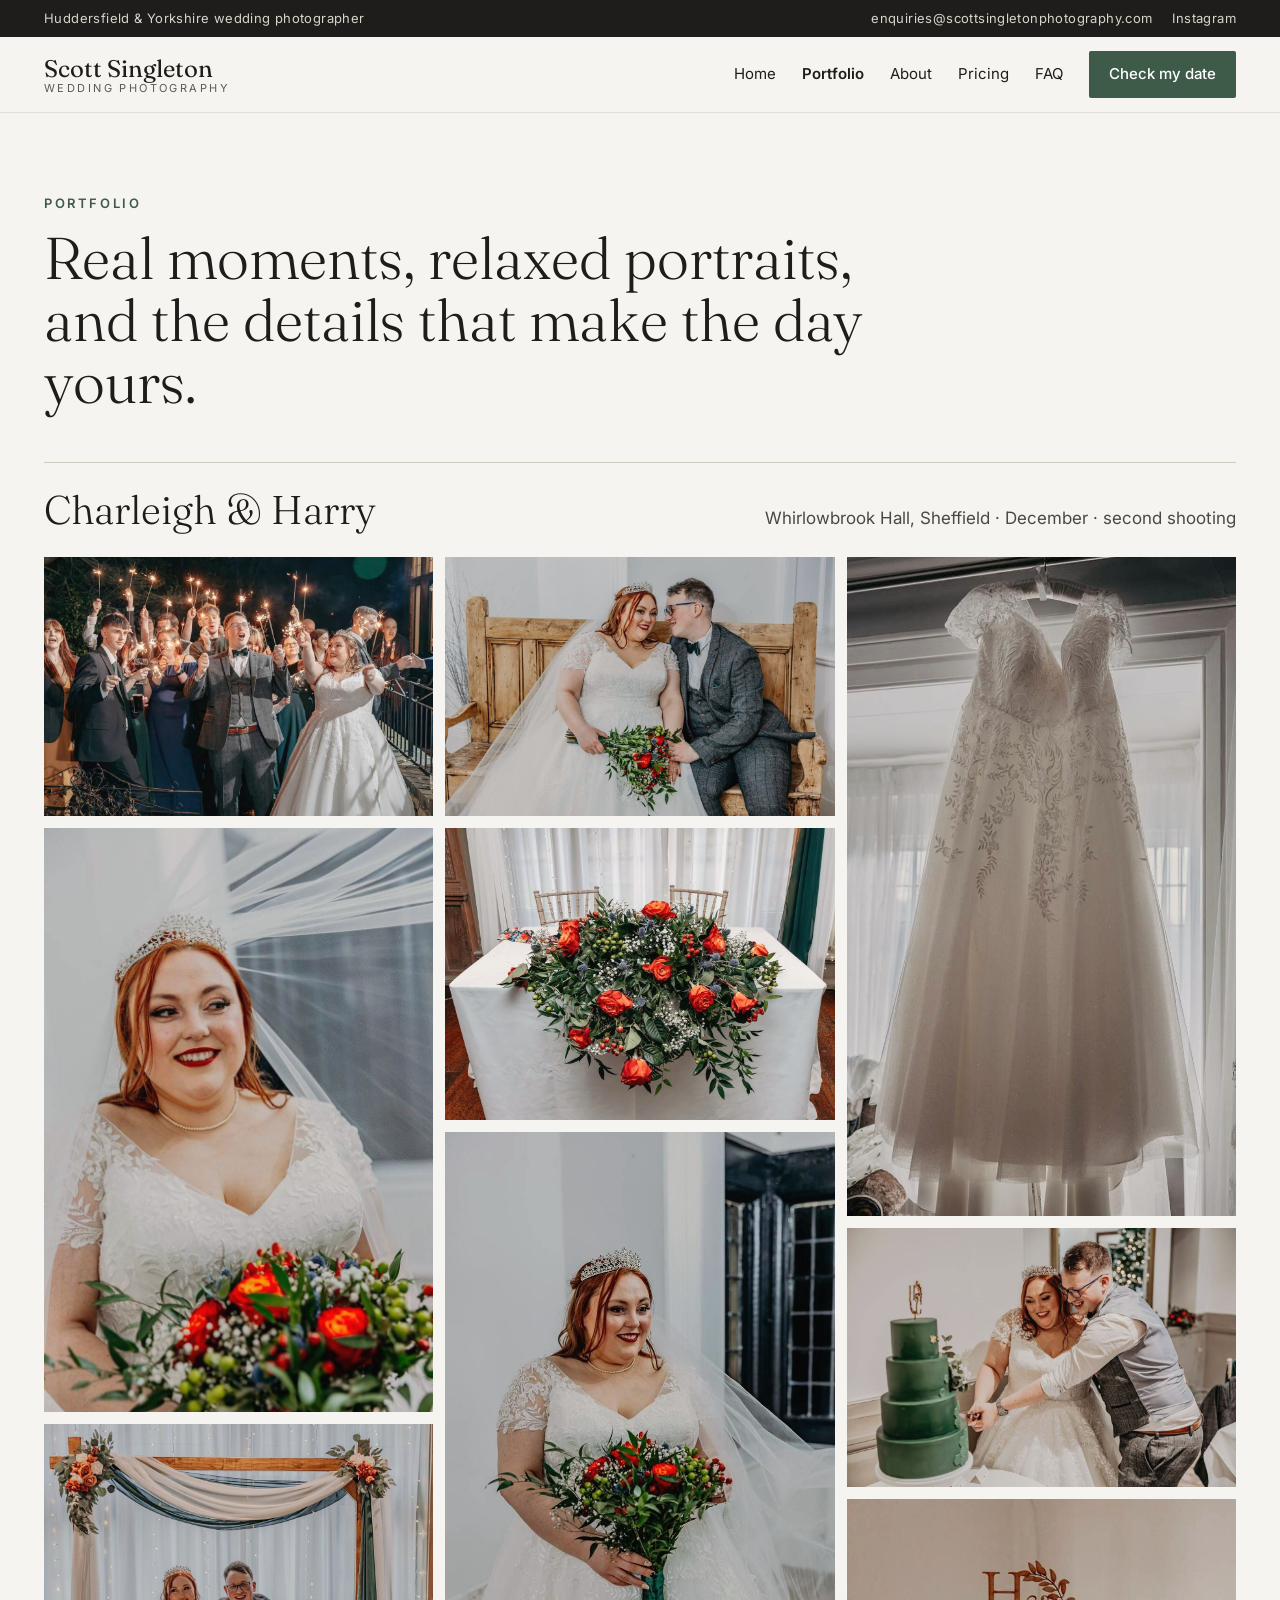
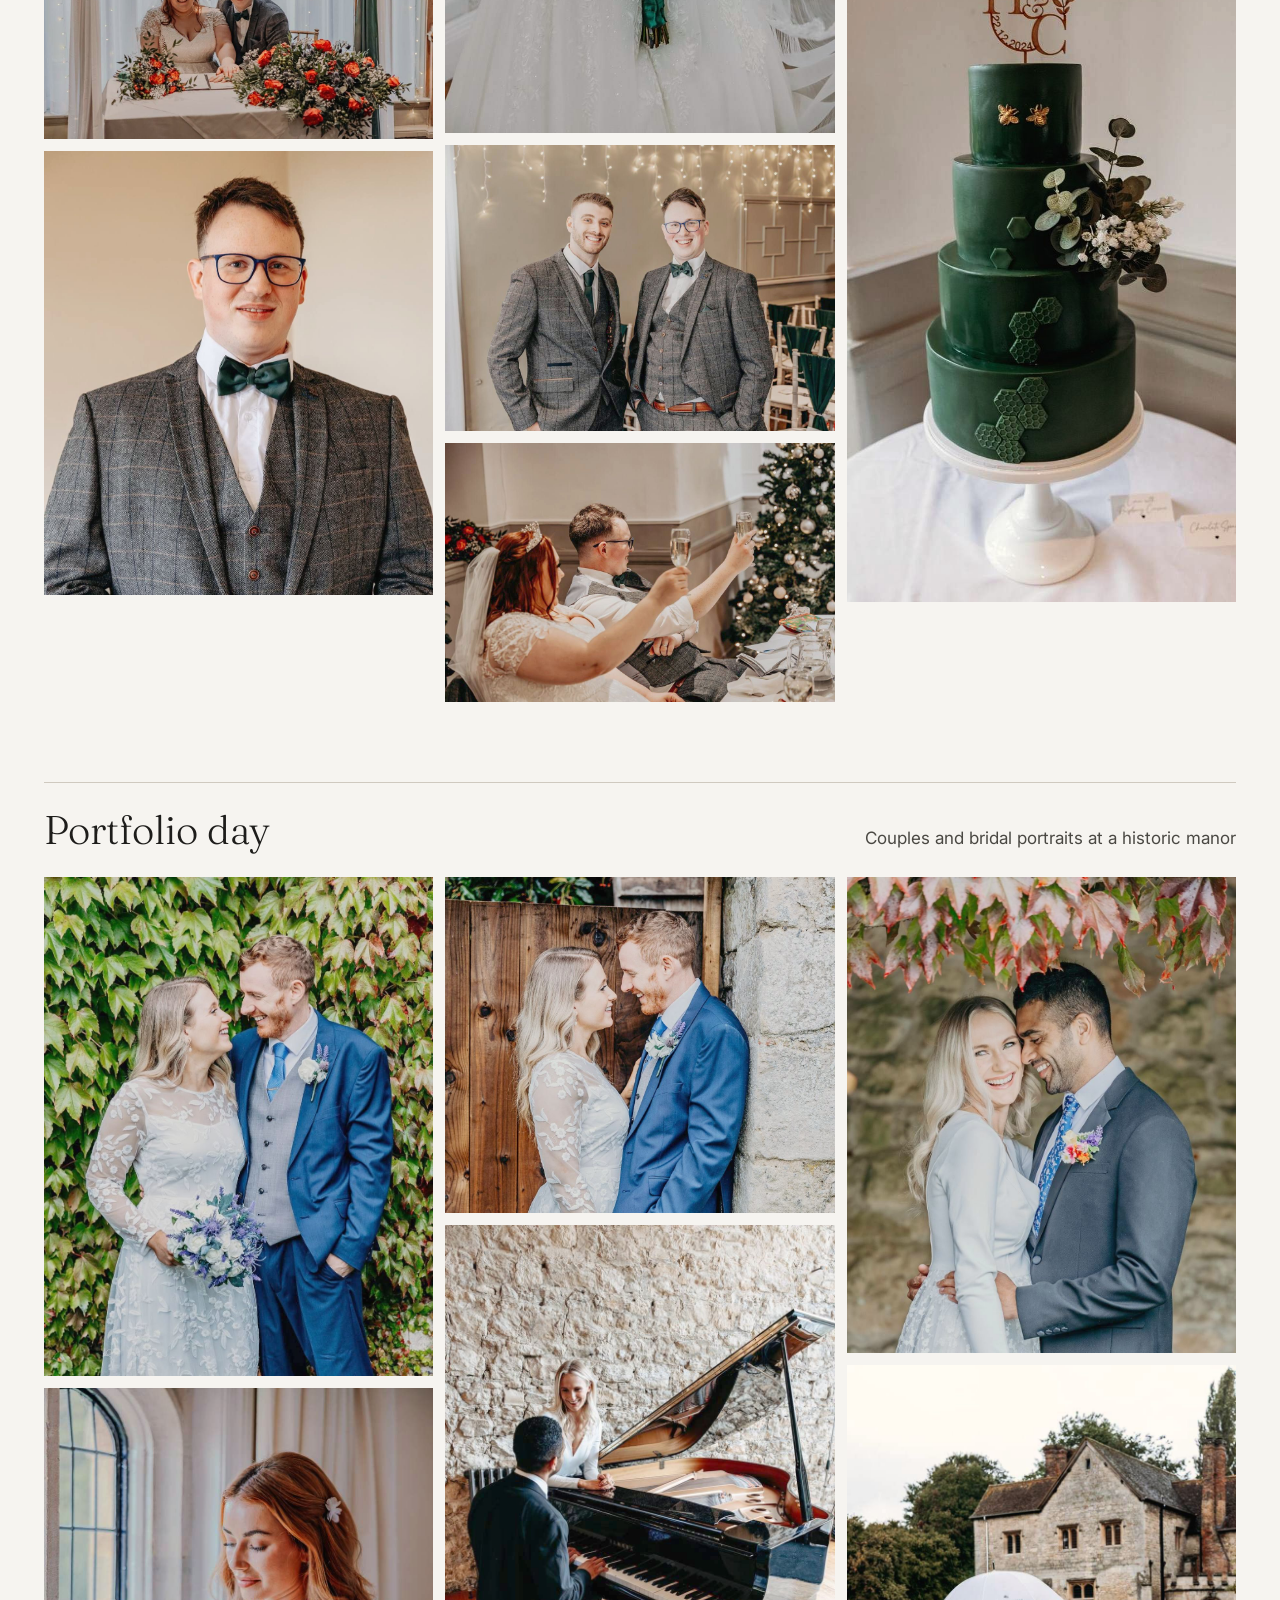
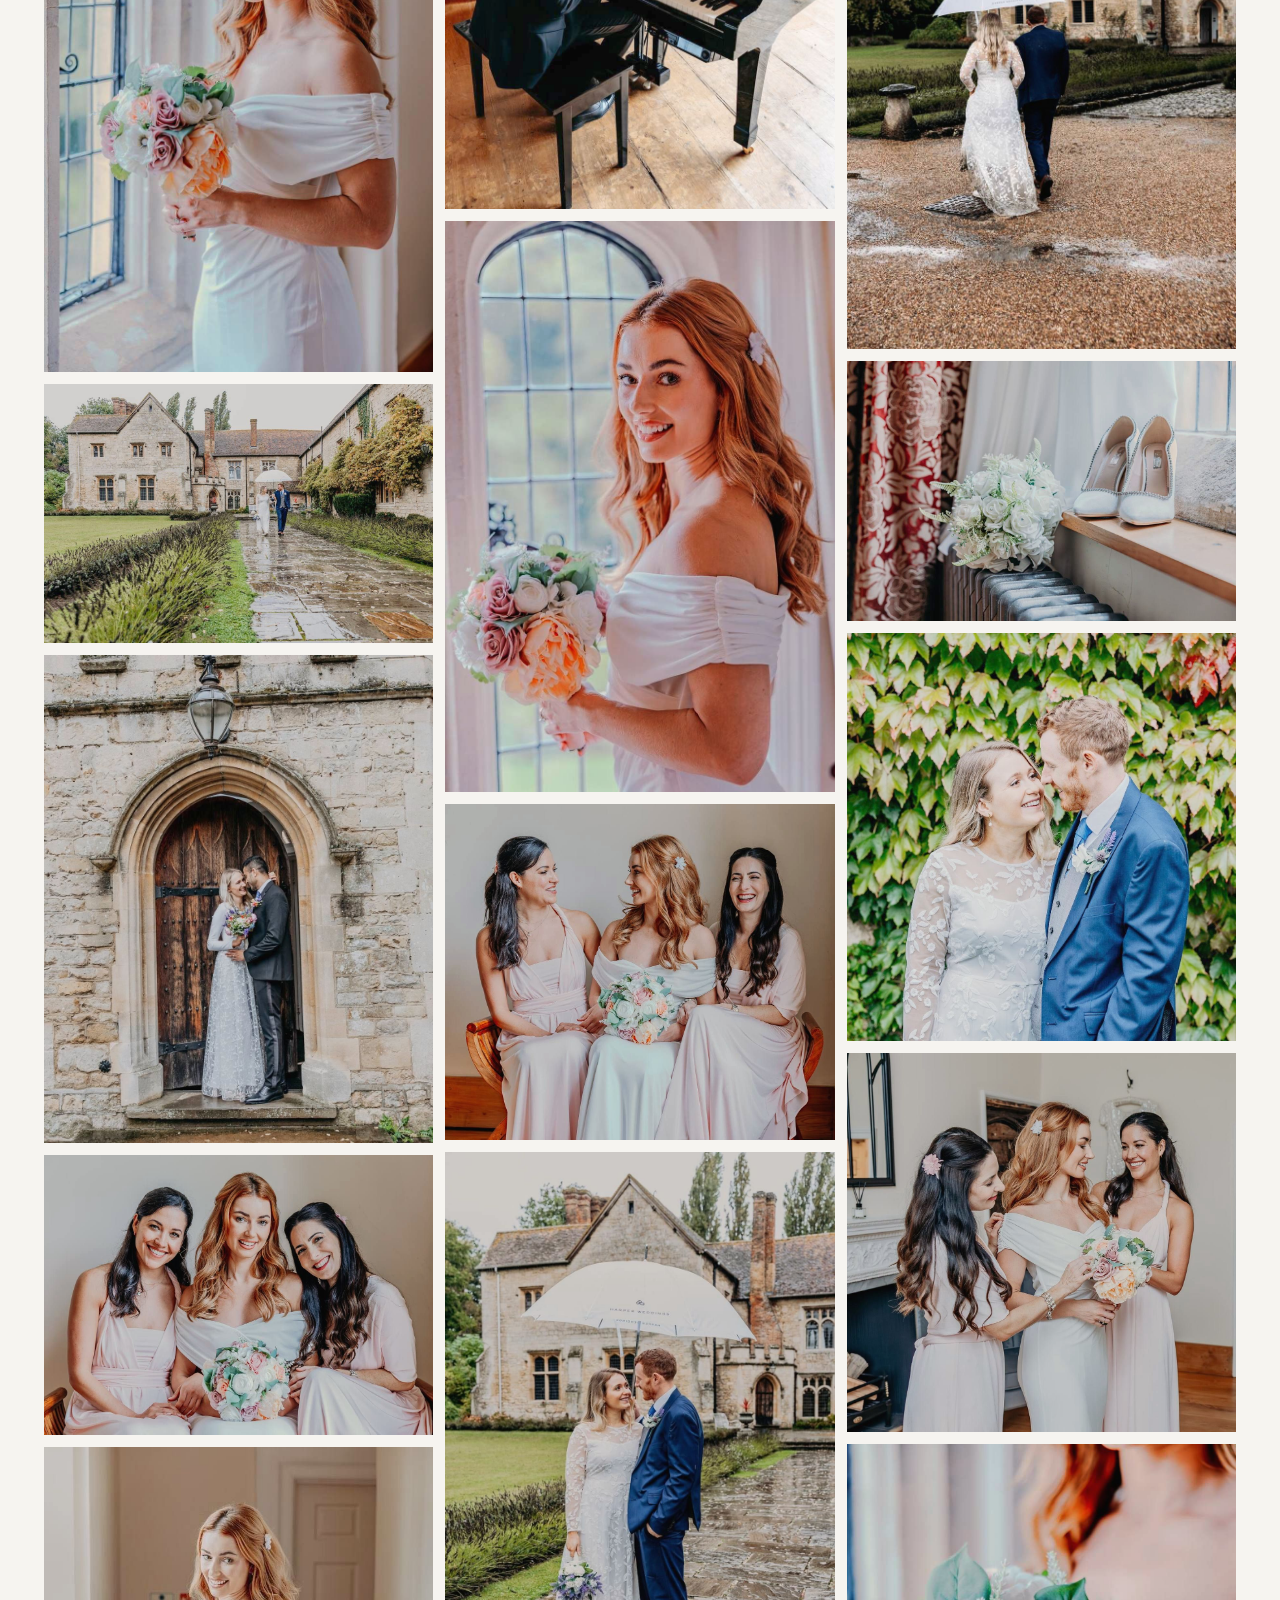
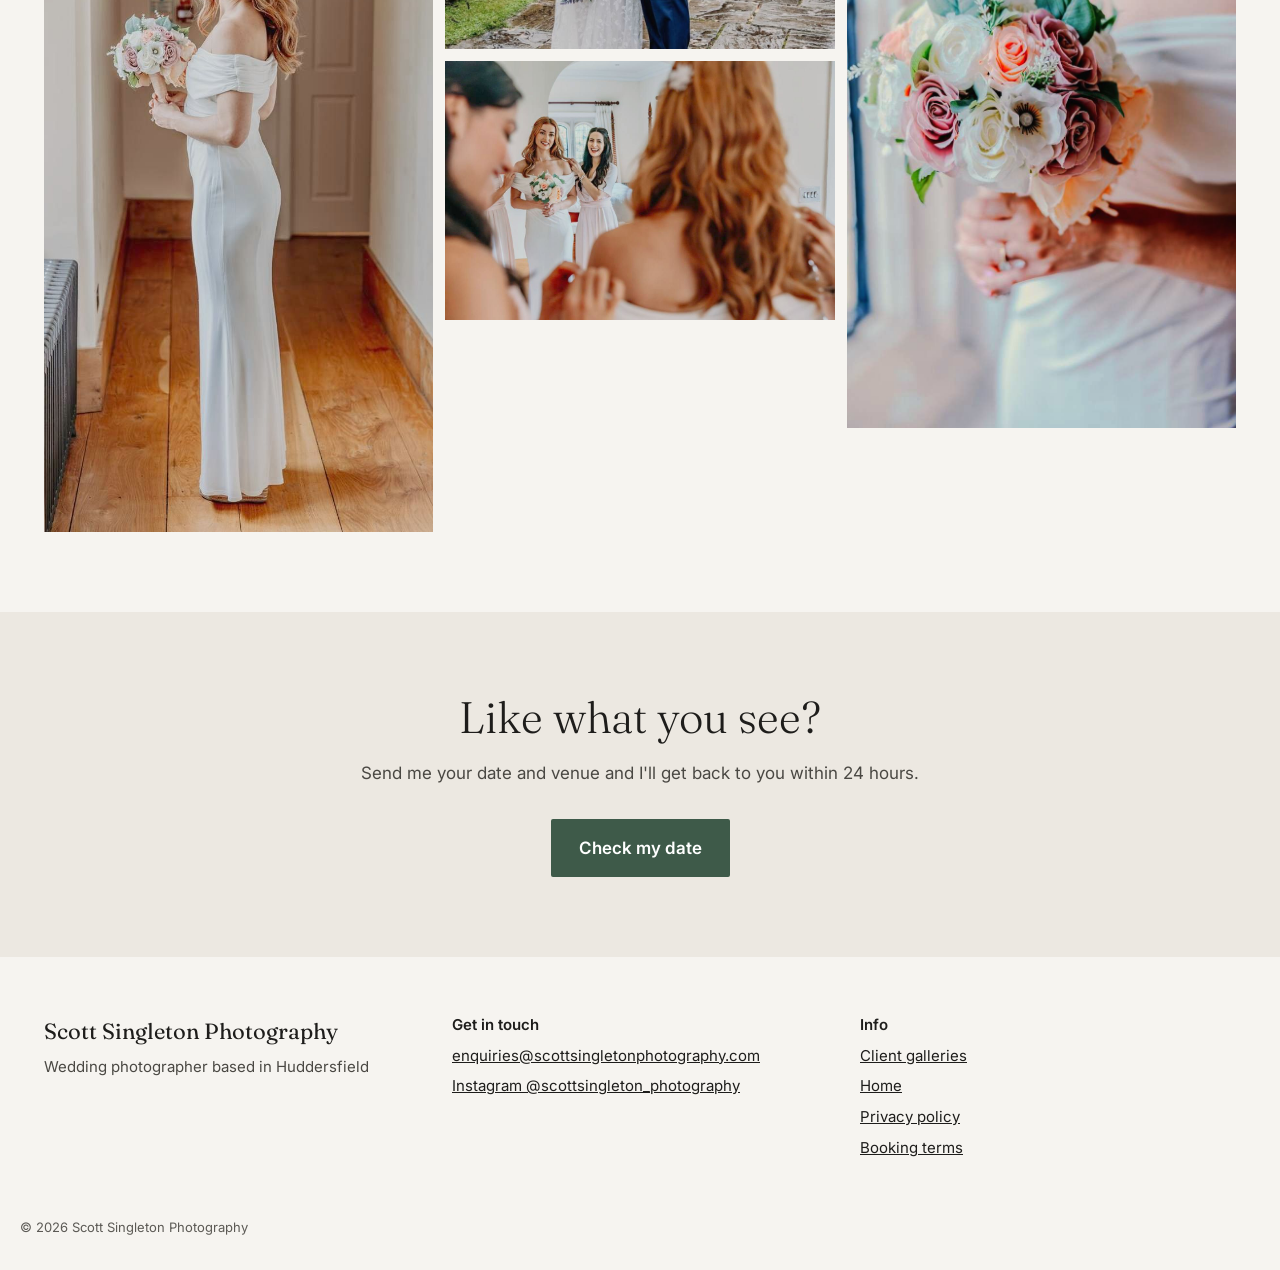
<file: portfolio.html>
<!doctype html>
<html lang="en-GB">
<head>
<meta charset="utf-8">
<meta name="viewport" content="width=device-width, initial-scale=1">
<title>Wedding Portfolio | Scott Singleton Photography</title>
<meta name="description" content="Wedding photography portfolio by Scott Singleton, Huddersfield wedding photographer.">
<link rel="canonical" href="https://scottsingletonphotography.com/portfolio">
<link rel="icon" href="data:image/svg+xml,<svg xmlns='http://www.w3.org/2000/svg' viewBox='0 0 32 32'><rect width='32' height='32' fill='%233E5A49'/><text x='16' y='22' font-family='Georgia' font-size='16' fill='white' text-anchor='middle'>SS</text></svg>">
<link rel="preconnect" href="https://fonts.googleapis.com">
<link rel="preconnect" href="https://fonts.gstatic.com" crossorigin>
<link href="https://fonts.googleapis.com/css2?family=Fraunces:ital,opsz,wght@0,9..144,300;0,9..144,400;1,9..144,300&family=Inter:wght@400;500;600&display=swap" rel="stylesheet">
<link rel="stylesheet" href="style.css">
</head>
<body>

<div class="topbar"><div class="wrap"><span>Huddersfield &amp; Yorkshire wedding photographer</span><span class="tb-r"><a href="mailto:enquiries@scottsingletonphotography.com">enquiries@scottsingletonphotography.com</a><a href="https://www.instagram.com/scottsingleton_photography/">Instagram</a></span></div></div>
<header class="site-header">
<div class="wrap">
<a class="brand" href="./"><b>Scott Singleton</b><small>Wedding Photography</small></a>
<nav class="nav" aria-label="Main">
<a href="./">Home</a>
<a href="portfolio.html" aria-current="page">Portfolio</a>
<a href="about.html">About</a>
<a href="pricing.html">Pricing</a>
<a href="./#faq">FAQ</a>
<a class="btn" href="./#contact">Check my date</a>
</nav>
</div>
</header>

<main>
<section style="padding-bottom:48px">
<div class="wrap">
<p class="eyebrow">Portfolio</p>
<h1 style="font-size:clamp(38px,4.6vw,62px);line-height:1.06;max-width:820px">Real moments, relaxed portraits, and the details that make the day yours.</h1>
</div>
</section>
<section style="padding-top:0">
<div class="wrap">
<div class="ptitle"><h2>Charleigh &amp; Harry</h2><p class="muted">Whirlowbrook Hall, Sheffield · December · second shooting</p></div>
<div class="masonry">
<a class="m" href="images/p/hc189.jpg"><img src="images/p/hc189.jpg" alt="Guests holding sparklers around the couple" loading="lazy" decoding="async"></a>
<a class="m" href="images/p/hc133.jpg"><img src="images/p/hc133.jpg" alt="Bride smiling under her veil" loading="lazy" decoding="async"></a>
<a class="m" href="images/p/hc066.jpg"><img src="images/p/hc066.jpg" alt="Couple signing the register" loading="lazy" decoding="async"></a>
<a class="m" href="images/p/hc020.jpg"><img src="images/p/hc020.jpg" alt="Groom portrait before the ceremony" loading="lazy" decoding="async"></a>
<a class="m" href="images/p/hc157.jpg"><img src="images/p/hc157.jpg" alt="Couple laughing on a wooden bench" loading="lazy" decoding="async"></a>
<a class="m" href="images/p/hc012.jpg"><img src="images/p/hc012.jpg" alt="Ceremony flowers" loading="lazy" decoding="async"></a>
<a class="m" href="images/p/hc130.jpg"><img src="images/p/hc130.jpg" alt="Bride with her bouquet" loading="lazy" decoding="async"></a>
<a class="m" href="images/p/hc050.jpg"><img src="images/p/hc050.jpg" alt="Groom and best man" loading="lazy" decoding="async"></a>
<a class="m" href="images/p/hc116.jpg"><img src="images/p/hc116.jpg" alt="Toasting during the speeches" loading="lazy" decoding="async"></a>
<a class="m" href="images/p/hc016.jpg"><img src="images/p/hc016.jpg" alt="Wedding dress hanging by the window" loading="lazy" decoding="async"></a>
<a class="m" href="images/p/hc122.jpg"><img src="images/p/hc122.jpg" alt="Cutting the cake" loading="lazy" decoding="async"></a>
<a class="m" href="images/p/hc007.jpg"><img src="images/p/hc007.jpg" alt="Green wedding cake" loading="lazy" decoding="async"></a>
</div>
</div>
</section>
<section style="padding-top:0">
<div class="wrap">
<div class="ptitle"><h2>Portfolio day</h2><p class="muted">Couples and bridal portraits at a historic manor</p></div>
<div class="masonry">
<a class="m" href="images/p/pb050.jpg"><img src="images/p/pb050.jpg" alt="Couple laughing against an ivy wall" loading="lazy" decoding="async"></a>
<a class="m" href="images/p/pb126.jpg"><img src="images/p/pb126.jpg" alt="Bride by a tall window" loading="lazy" decoding="async"></a>
<a class="m" href="images/p/pb043.jpg"><img src="images/p/pb043.jpg" alt="Couple under an umbrella outside the manor" loading="lazy" decoding="async"></a>
<a class="m" href="images/p/pb017.jpg"><img src="images/p/pb017.jpg" alt="Couple in a stone archway" loading="lazy" decoding="async"></a>
<a class="m" href="images/p/pb103.jpg"><img src="images/p/pb103.jpg" alt="Bride laughing with her bridesmaids" loading="lazy" decoding="async"></a>
<a class="m" href="images/p/pb085.jpg"><img src="images/p/pb085.jpg" alt="Bride in the hallway" loading="lazy" decoding="async"></a>
<a class="m" href="images/p/pb063.jpg"><img src="images/p/pb063.jpg" alt="Couple by a wooden door" loading="lazy" decoding="async"></a>
<a class="m" href="images/p/pb001.jpg"><img src="images/p/pb001.jpg" alt="Groom at the piano" loading="lazy" decoding="async"></a>
<a class="m" href="images/p/pb129.jpg"><img src="images/p/pb129.jpg" alt="Bride smiling by the window" loading="lazy" decoding="async"></a>
<a class="m" href="images/p/pb098.jpg"><img src="images/p/pb098.jpg" alt="Bride and bridesmaids" loading="lazy" decoding="async"></a>
<a class="m" href="images/p/pb040.jpg"><img src="images/p/pb040.jpg" alt="Couple under a white umbrella" loading="lazy" decoding="async"></a>
<a class="m" href="images/p/pb124.jpg"><img src="images/p/pb124.jpg" alt="Bridesmaids reflected in the mirror" loading="lazy" decoding="async"></a>
<a class="m" href="images/p/pb027.jpg"><img src="images/p/pb027.jpg" alt="Couple laughing by the ivy" loading="lazy" decoding="async"></a>
<a class="m" href="images/p/pb074.jpg"><img src="images/p/pb074.jpg" alt="Bride walking under an umbrella" loading="lazy" decoding="async"></a>
<a class="m" href="images/p/pb118.jpg"><img src="images/p/pb118.jpg" alt="Shoes and flowers on the windowsill" loading="lazy" decoding="async"></a>
<a class="m" href="images/p/pb052.jpg"><img src="images/p/pb052.jpg" alt="Couple sharing a moment by the ivy" loading="lazy" decoding="async"></a>
<a class="m" href="images/p/pb120.jpg"><img src="images/p/pb120.jpg" alt="Bridesmaids helping the bride" loading="lazy" decoding="async"></a>
<a class="m" href="images/p/pb136.jpg"><img src="images/p/pb136.jpg" alt="Bridal bouquet" loading="lazy" decoding="async"></a>
</div>
</div>
</section>
<section class="bg-stone">
<div class="wrap" style="max-width:900px;text-align:center">
<h2 style="font-size:clamp(32px,4vw,44px);margin-bottom:16px">Like what you see?</h2>
<p class="muted" style="margin-bottom:32px">Send me your date and venue and I'll get back to you within 24 hours.</p>
<a class="btn" href="./#contact">Check my date</a>
</div>
</section>
</main>
<div class="lb" hidden><button class="lb-x" aria-label="Close">×</button><button class="lb-p" aria-label="Previous">‹</button><img alt=""><button class="lb-n" aria-label="Next">›</button></div>
<script>
(function(){var a=[].slice.call(document.querySelectorAll('.m')),lb=document.querySelector('.lb'),im=lb.querySelector('img'),i=0;
function show(n){i=(n+a.length)%a.length;im.src=a[i].href;im.alt=a[i].querySelector('img').alt;lb.hidden=false;document.body.style.overflow='hidden';}
function hide(){lb.hidden=true;document.body.style.overflow='';}
a.forEach(function(el,n){el.addEventListener('click',function(e){e.preventDefault();show(n);});});
lb.querySelector('.lb-x').onclick=hide;lb.querySelector('.lb-p').onclick=function(e){e.stopPropagation();show(i-1)};lb.querySelector('.lb-n').onclick=function(e){e.stopPropagation();show(i+1)};
lb.addEventListener('click',function(e){if(e.target===lb)hide();});
document.addEventListener('keydown',function(e){if(lb.hidden)return;if(e.key==='Escape')hide();if(e.key==='ArrowLeft')show(i-1);if(e.key==='ArrowRight')show(i+1);});
})();
</script>
<footer class="site-footer">
<div class="wrap">
<div class="col"><span class="title">Scott Singleton Photography</span><span>Wedding photographer based in Huddersfield</span></div>
<div class="col"><b>Get in touch</b><a href="mailto:enquiries@scottsingletonphotography.com">enquiries@scottsingletonphotography.com</a><a href="https://www.instagram.com/scottsingleton_photography/" rel="me">Instagram @scottsingleton_photography</a></div>
<div class="col"><b>Info</b><a href="https://scottsingletonphotography.pixieset.com/">Client galleries</a><a href="./">Home</a><a href="privacy.html">Privacy policy</a><a href="terms.html">Booking terms</a></div>
</div>
</footer>
<div class="wrap legal">© 2026 Scott Singleton Photography</div>
</body>
</html>
</file>
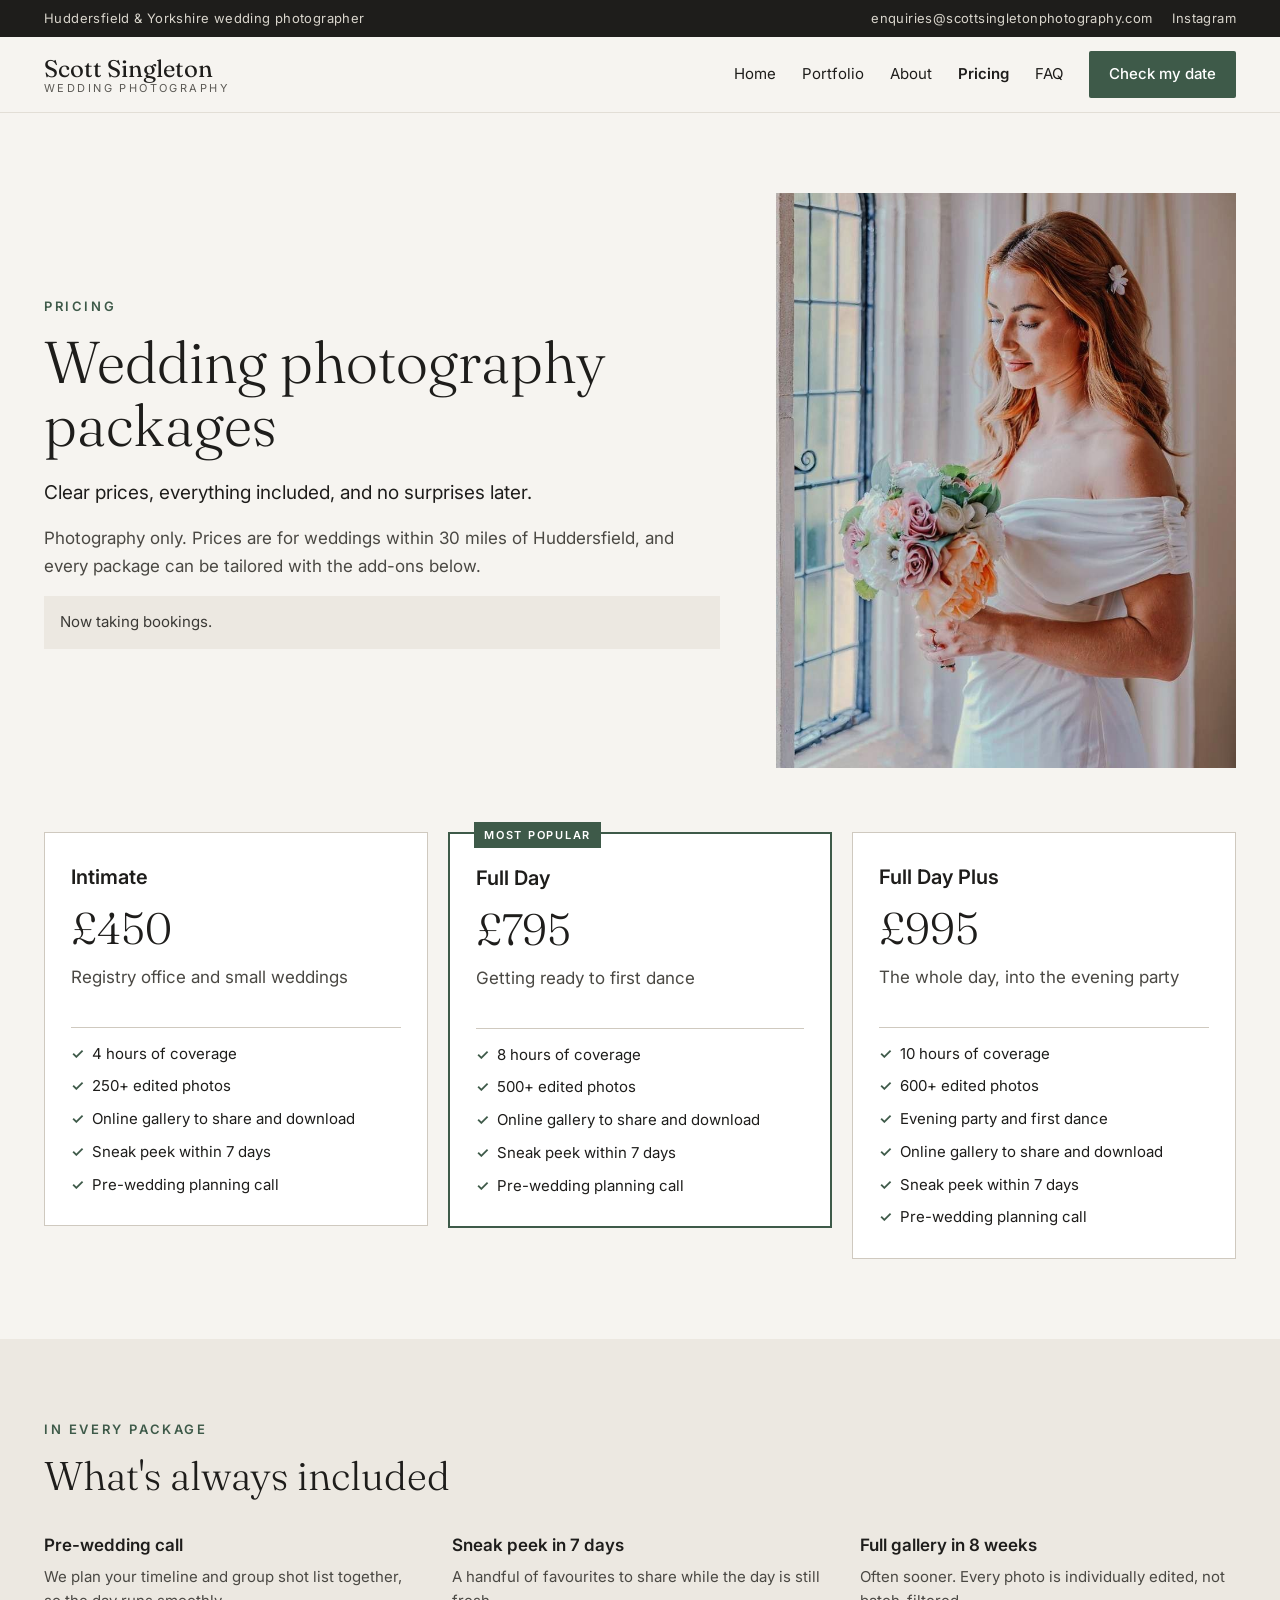
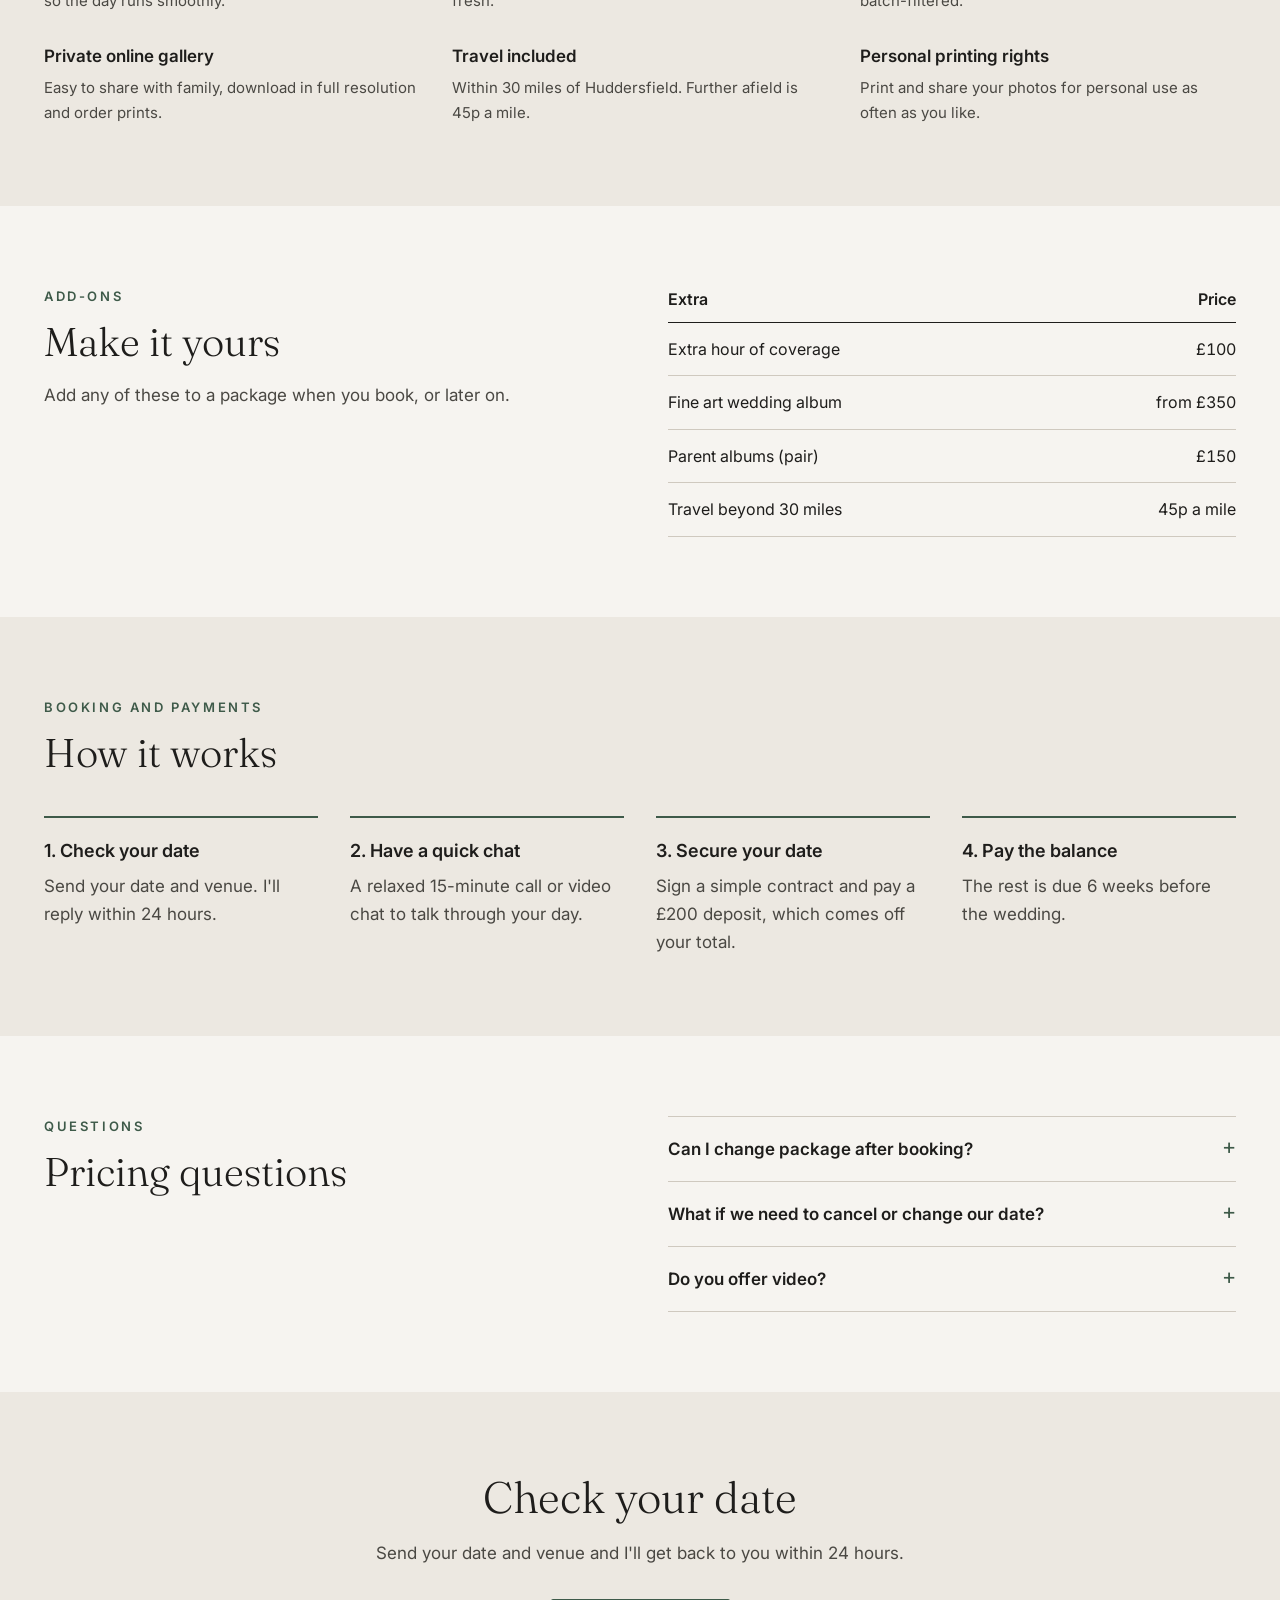
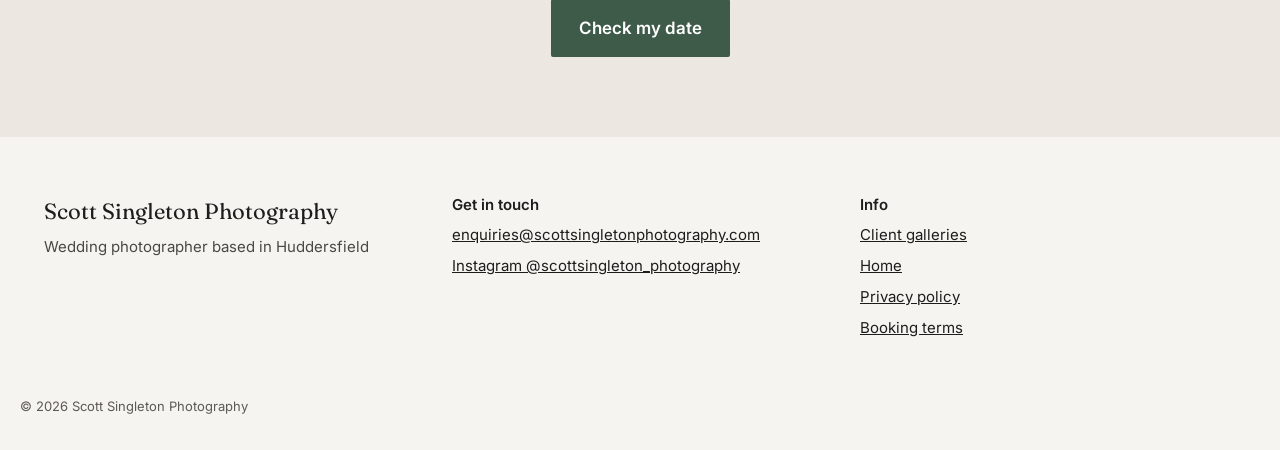
<file: pricing.html>
<!doctype html>
<html lang="en-GB">
<head>
<meta charset="utf-8">
<meta name="viewport" content="width=device-width, initial-scale=1">
<title>Wedding Photography Prices | Scott Singleton Photography</title>
<meta name="description" content="Wedding photography packages from £450. Full days from £795 in Huddersfield, Holmfirth and across Yorkshire. Everything included, add-ons and how booking works.">
<link rel="canonical" href="https://scottsingletonphotography.com/pricing">
<link rel="icon" href="data:image/svg+xml,<svg xmlns='http://www.w3.org/2000/svg' viewBox='0 0 32 32'><rect width='32' height='32' fill='%233E5A49'/><text x='16' y='22' font-family='Georgia' font-size='16' fill='white' text-anchor='middle'>SS</text></svg>">
<link rel="preconnect" href="https://fonts.googleapis.com">
<link rel="preconnect" href="https://fonts.gstatic.com" crossorigin>
<link href="https://fonts.googleapis.com/css2?family=Fraunces:ital,opsz,wght@0,9..144,300;0,9..144,400;1,9..144,300&family=Inter:wght@400;500;600&display=swap" rel="stylesheet">
<link rel="stylesheet" href="style.css">
</head>
<body>

<div class="topbar"><div class="wrap"><span>Huddersfield &amp; Yorkshire wedding photographer</span><span class="tb-r"><a href="mailto:enquiries@scottsingletonphotography.com">enquiries@scottsingletonphotography.com</a><a href="https://www.instagram.com/scottsingleton_photography/">Instagram</a></span></div></div>
<header class="site-header">
<div class="wrap">
<a class="brand" href="./"><b>Scott Singleton</b><small>Wedding Photography</small></a>
<nav class="nav" aria-label="Main">
<a href="./">Home</a>
<a href="portfolio.html">Portfolio</a>
<a href="about.html">About</a>
<a href="pricing.html" aria-current="page">Pricing</a>
<a href="./#faq">FAQ</a>
<a class="btn" href="./#contact">Check my date</a>
</nav>
</div>
</header>

<main>
<section style="padding-bottom:40px">
<div class="wrap split center">
<div>
<p class="eyebrow">Pricing</p>
<h1 style="font-size:clamp(38px,4.6vw,60px);line-height:1.08;margin-bottom:20px">Wedding photography packages</h1>
<p style="font-size:19px">Clear prices, everything included, and no surprises later.</p>
<p class="muted">Photography only. Prices are for weddings within 30 miles of Huddersfield, and every package can be tailored with the add-ons below.</p>
<p class="note">Now taking bookings.</p>
</div>
<img class="portrait" src="images/p/pb126.jpg" alt="Bride by a tall window holding her bouquet" style="max-width:460px">
</div>
</section>

<section style="padding-top:24px">
<div class="wrap">
<div class="packages">
<article class="pkg">
<h3>Intimate</h3><p class="price">£450</p><p class="muted">Registry office and small weddings</p>
<ul><li>4 hours of coverage</li><li>250+ edited photos</li><li>Online gallery to share and download</li><li>Sneak peek within 7 days</li><li>Pre-wedding planning call</li></ul>
</article>
<article class="pkg pkg-main">
<p class="tag">Most popular</p>
<h3>Full Day</h3><p class="price">£795</p><p class="muted">Getting ready to first dance</p>
<ul><li>8 hours of coverage</li><li>500+ edited photos</li><li>Online gallery to share and download</li><li>Sneak peek within 7 days</li><li>Pre-wedding planning call</li></ul>
</article>
<article class="pkg">
<h3>Full Day Plus</h3><p class="price">£995</p><p class="muted">The whole day, into the evening party</p>
<ul><li>10 hours of coverage</li><li>600+ edited photos</li><li>Evening party and first dance</li><li>Online gallery to share and download</li><li>Sneak peek within 7 days</li><li>Pre-wedding planning call</li></ul>
</article>
</div>
</div>
</section>

<section class="bg-stone">
<div class="wrap">
<div class="sechead"><div><p class="eyebrow">In every package</p><h2>What's always included</h2></div></div>
<div class="incl">
<div><h3>Pre-wedding call</h3><p>We plan your timeline and group shot list together, so the day runs smoothly.</p></div>
<div><h3>Sneak peek in 7 days</h3><p>A handful of favourites to share while the day is still fresh.</p></div>
<div><h3>Full gallery in 8 weeks</h3><p>Often sooner. Every photo is individually edited, not batch-filtered.</p></div>
<div><h3>Private online gallery</h3><p>Easy to share with family, download in full resolution and order prints.</p></div>
<div><h3>Travel included</h3><p>Within 30 miles of Huddersfield. Further afield is 45p a mile.</p></div>
<div><h3>Personal printing rights</h3><p>Print and share your photos for personal use as often as you like.</p></div>
</div>
</div>
</section>

<section>
<div class="wrap split">
<div>
<p class="eyebrow">Add-ons</p>
<h2>Make it yours</h2>
<p class="muted" style="margin-top:16px">Add any of these to a package when you book, or later on.</p>
</div>
<div style="min-width:0;overflow-x:auto">
<table class="prices">
<thead><tr><th>Extra</th><th>Price</th></tr></thead>
<tbody>
<tr><td>Extra hour of coverage</td><td>£100</td></tr>
<tr><td>Fine art wedding album</td><td>from £350</td></tr>
<tr><td>Parent albums (pair)</td><td>£150</td></tr>
<tr><td>Travel beyond 30 miles</td><td>45p a mile</td></tr>
</tbody>
</table>
</div>
</div>
</section>

<section class="bg-stone">
<div class="wrap">
<p class="eyebrow">Booking and payments</p>
<h2 style="margin-bottom:40px">How it works</h2>
<ol class="steps">
<li><h3>1. Check your date</h3><p>Send your date and venue. I'll reply within 24 hours.</p></li>
<li><h3>2. Have a quick chat</h3><p>A relaxed 15-minute call or video chat to talk through your day.</p></li>
<li><h3>3. Secure your date</h3><p>Sign a simple contract and pay a £200 deposit, which comes off your total.</p></li>
<li><h3>4. Pay the balance</h3><p>The rest is due 6 weeks before the wedding.</p></li>
</ol>
</div>
</section>

<section id="pricing-faq">
<div class="wrap split">
<div>
<p class="eyebrow">Questions</p>
<h2>Pricing questions</h2>
</div>
<div>
<details><summary>Can I change package after booking?</summary><p>Yes. You can upgrade or add extras at any time before the wedding.</p></details>
<details><summary>What if we need to cancel or change our date?</summary><p>Let me know in writing. If your date moves, I'll move your booking where I'm available. Cancellation charges are set out in the <a href="terms.html">booking terms</a> and your contract.</p></details>
<details><summary>Do you offer video?</summary><p>No, photography only. I'm happy to work alongside your videographer.</p></details>
</div>
</div>
</section>

<section class="bg-stone">
<div class="wrap" style="max-width:900px;text-align:center">
<h2 style="font-size:clamp(32px,4vw,44px);margin-bottom:16px">Check your date</h2>
<p class="muted" style="margin-bottom:32px">Send your date and venue and I'll get back to you within 24 hours.</p>
<a class="btn" href="./#contact">Check my date</a>
</div>
</section>
</main>
<footer class="site-footer">
<div class="wrap">
<div class="col"><span class="title">Scott Singleton Photography</span><span>Wedding photographer based in Huddersfield</span></div>
<div class="col"><b>Get in touch</b><a href="mailto:enquiries@scottsingletonphotography.com">enquiries@scottsingletonphotography.com</a><a href="https://www.instagram.com/scottsingleton_photography/" rel="me">Instagram @scottsingleton_photography</a></div>
<div class="col"><b>Info</b><a href="https://scottsingletonphotography.pixieset.com/">Client galleries</a><a href="./">Home</a><a href="privacy.html">Privacy policy</a><a href="terms.html">Booking terms</a></div>
</div>
</footer>
<div class="wrap legal">© 2026 Scott Singleton Photography</div>
</body>
</html>
</file>
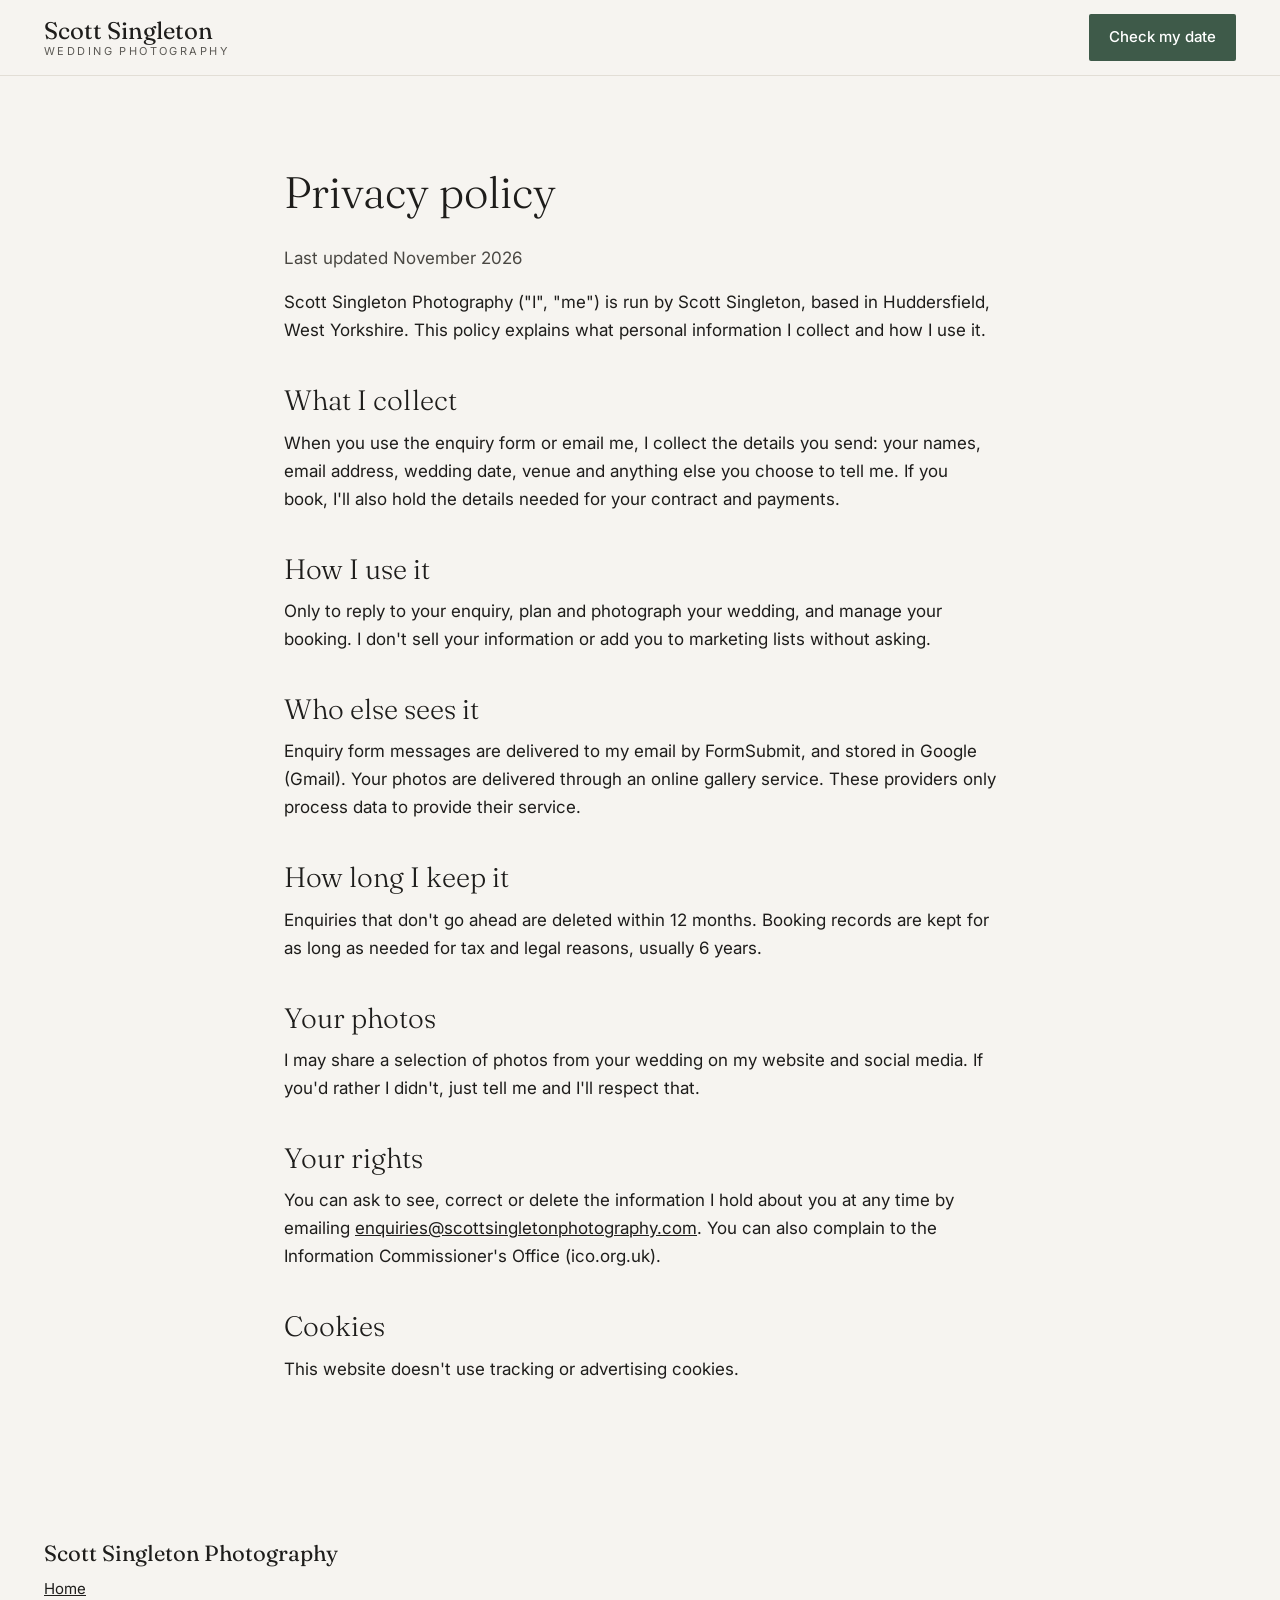
<file: privacy.html>
<!doctype html>
<html lang="en-GB">
<head>
<meta charset="utf-8">
<meta name="viewport" content="width=device-width, initial-scale=1">
<title>Privacy policy | Scott Singleton Photography</title>
<link href="https://fonts.googleapis.com/css2?family=Fraunces:ital,opsz,wght@0,9..144,300;0,9..144,400;1,9..144,300&family=Inter:wght@400;500;600&display=swap" rel="stylesheet">
<link rel="icon" href="data:image/svg+xml,<svg xmlns='http://www.w3.org/2000/svg' viewBox='0 0 32 32'><rect width='32' height='32' fill='%233E5A49'/><text x='16' y='22' font-family='Georgia' font-size='16' fill='white' text-anchor='middle'>SS</text></svg>">
<link rel="stylesheet" href="style.css">
</head>
<body>
<header class="site-header"><div class="wrap"><a class="brand" href="./"><b>Scott Singleton</b><small>Wedding Photography</small></a><nav class="nav"><a class="btn" href="./#contact">Check my date</a></nav></div></header>
<main>
<section>
<div class="wrap prose">
<h1 style="font-size:44px;margin-bottom:16px">Privacy policy</h1>
<p class="muted">Last updated November 2026</p>
<p>Scott Singleton Photography ("I", "me") is run by Scott Singleton, based in Huddersfield, West Yorkshire. This policy explains what personal information I collect and how I use it.</p>
<h2>What I collect</h2>
<p>When you use the enquiry form or email me, I collect the details you send: your names, email address, wedding date, venue and anything else you choose to tell me. If you book, I'll also hold the details needed for your contract and payments.</p>
<h2>How I use it</h2>
<p>Only to reply to your enquiry, plan and photograph your wedding, and manage your booking. I don't sell your information or add you to marketing lists without asking.</p>
<h2>Who else sees it</h2>
<p>Enquiry form messages are delivered to my email by FormSubmit, and stored in Google (Gmail). Your photos are delivered through an online gallery service. These providers only process data to provide their service.</p>
<h2>How long I keep it</h2>
<p>Enquiries that don't go ahead are deleted within 12 months. Booking records are kept for as long as needed for tax and legal reasons, usually 6 years.</p>
<h2>Your photos</h2>
<p>I may share a selection of photos from your wedding on my website and social media. If you'd rather I didn't, just tell me and I'll respect that.</p>
<h2>Your rights</h2>
<p>You can ask to see, correct or delete the information I hold about you at any time by emailing <a href="mailto:enquiries@scottsingletonphotography.com">enquiries@scottsingletonphotography.com</a>. You can also complain to the Information Commissioner's Office (ico.org.uk).</p>
<h2>Cookies</h2>
<p>This website doesn't use tracking or advertising cookies.</p>
</div>
</section>
</main>
<footer class="site-footer"><div class="wrap"><div class="col"><span class="title">Scott Singleton Photography</span><a href="./">Home</a></div></div></footer>
</body>
</html>
</file>
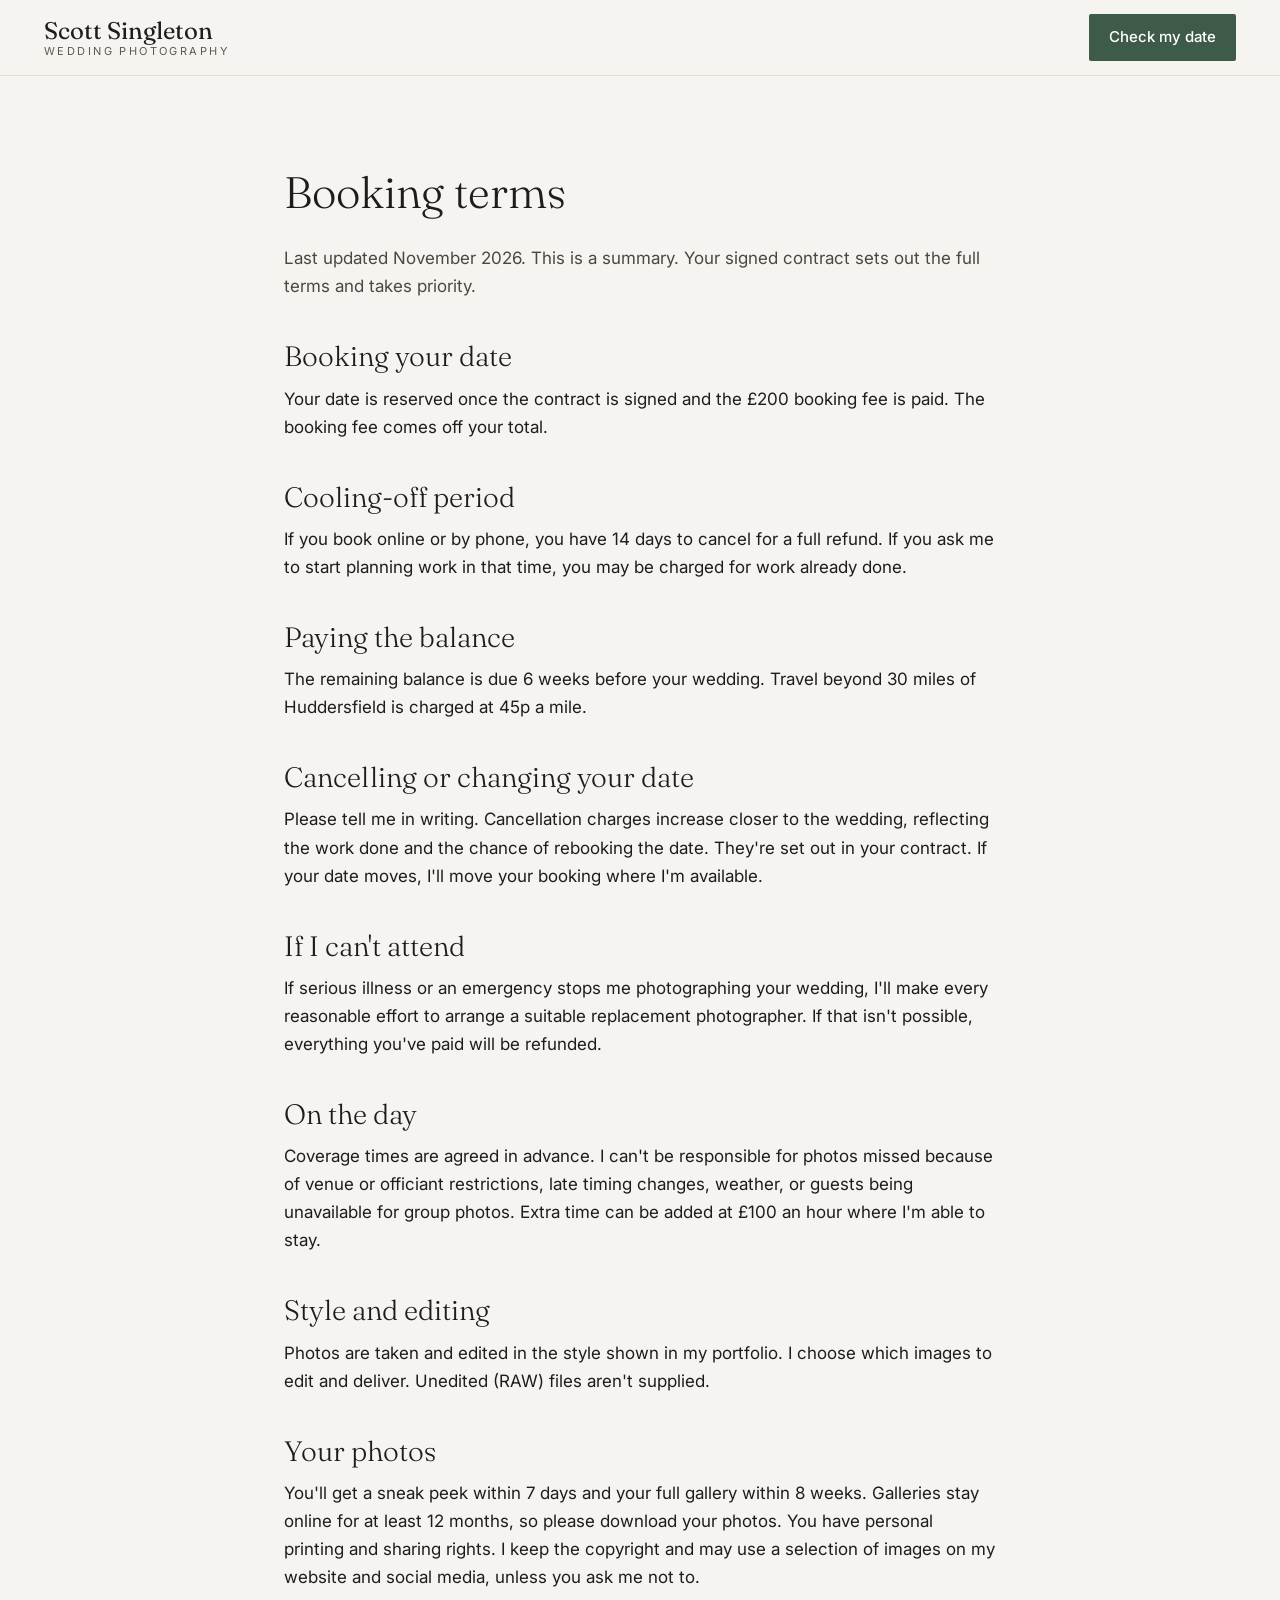
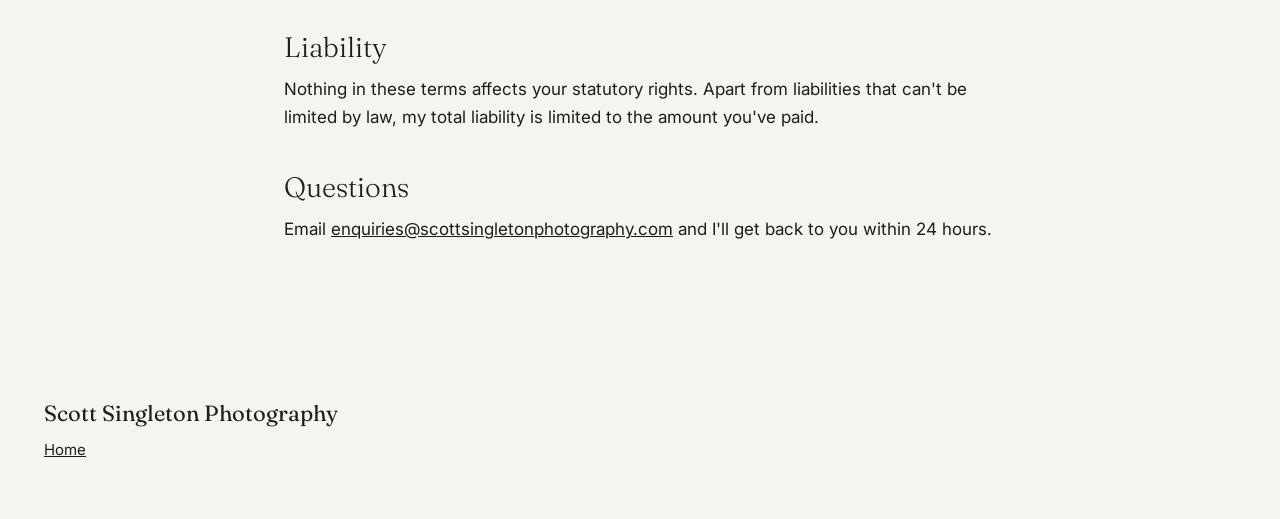
<file: terms.html>
<!doctype html>
<html lang="en-GB">
<head>
<meta charset="utf-8">
<meta name="viewport" content="width=device-width, initial-scale=1">
<title>Booking terms | Scott Singleton Photography</title>
<link href="https://fonts.googleapis.com/css2?family=Fraunces:ital,opsz,wght@0,9..144,300;0,9..144,400;1,9..144,300&family=Inter:wght@400;500;600&display=swap" rel="stylesheet">
<link rel="icon" href="data:image/svg+xml,<svg xmlns='http://www.w3.org/2000/svg' viewBox='0 0 32 32'><rect width='32' height='32' fill='%233E5A49'/><text x='16' y='22' font-family='Georgia' font-size='16' fill='white' text-anchor='middle'>SS</text></svg>">
<link rel="stylesheet" href="style.css">
</head>
<body>
<header class="site-header"><div class="wrap"><a class="brand" href="./"><b>Scott Singleton</b><small>Wedding Photography</small></a><nav class="nav"><a class="btn" href="./#contact">Check my date</a></nav></div></header>
<main>
<section>
<div class="wrap prose">
<h1 style="font-size:44px;margin-bottom:16px">Booking terms</h1>
<p class="muted">Last updated November 2026. This is a summary. Your signed contract sets out the full terms and takes priority.</p>
<h2>Booking your date</h2>
<p>Your date is reserved once the contract is signed and the £200 booking fee is paid. The booking fee comes off your total.</p>
<h2>Cooling-off period</h2>
<p>If you book online or by phone, you have 14 days to cancel for a full refund. If you ask me to start planning work in that time, you may be charged for work already done.</p>
<h2>Paying the balance</h2>
<p>The remaining balance is due 6 weeks before your wedding. Travel beyond 30 miles of Huddersfield is charged at 45p a mile.</p>
<h2>Cancelling or changing your date</h2>
<p>Please tell me in writing. Cancellation charges increase closer to the wedding, reflecting the work done and the chance of rebooking the date. They're set out in your contract. If your date moves, I'll move your booking where I'm available.</p>
<h2>If I can't attend</h2>
<p>If serious illness or an emergency stops me photographing your wedding, I'll make every reasonable effort to arrange a suitable replacement photographer. If that isn't possible, everything you've paid will be refunded.</p>
<h2>On the day</h2>
<p>Coverage times are agreed in advance. I can't be responsible for photos missed because of venue or officiant restrictions, late timing changes, weather, or guests being unavailable for group photos. Extra time can be added at £100 an hour where I'm able to stay.</p>
<h2>Style and editing</h2>
<p>Photos are taken and edited in the style shown in my portfolio. I choose which images to edit and deliver. Unedited (RAW) files aren't supplied.</p>
<h2>Your photos</h2>
<p>You'll get a sneak peek within 7 days and your full gallery within 8 weeks. Galleries stay online for at least 12 months, so please download your photos. You have personal printing and sharing rights. I keep the copyright and may use a selection of images on my website and social media, unless you ask me not to.</p>
<h2>Liability</h2>
<p>Nothing in these terms affects your statutory rights. Apart from liabilities that can't be limited by law, my total liability is limited to the amount you've paid.</p>
<h2>Questions</h2>
<p>Email <a href="mailto:enquiries@scottsingletonphotography.com">enquiries@scottsingletonphotography.com</a> and I'll get back to you within 24 hours.</p>
</div>
</section>
</main>
<footer class="site-footer"><div class="wrap"><div class="col"><span class="title">Scott Singleton Photography</span><a href="./">Home</a></div></div></footer>
</body>
</html>
</file>
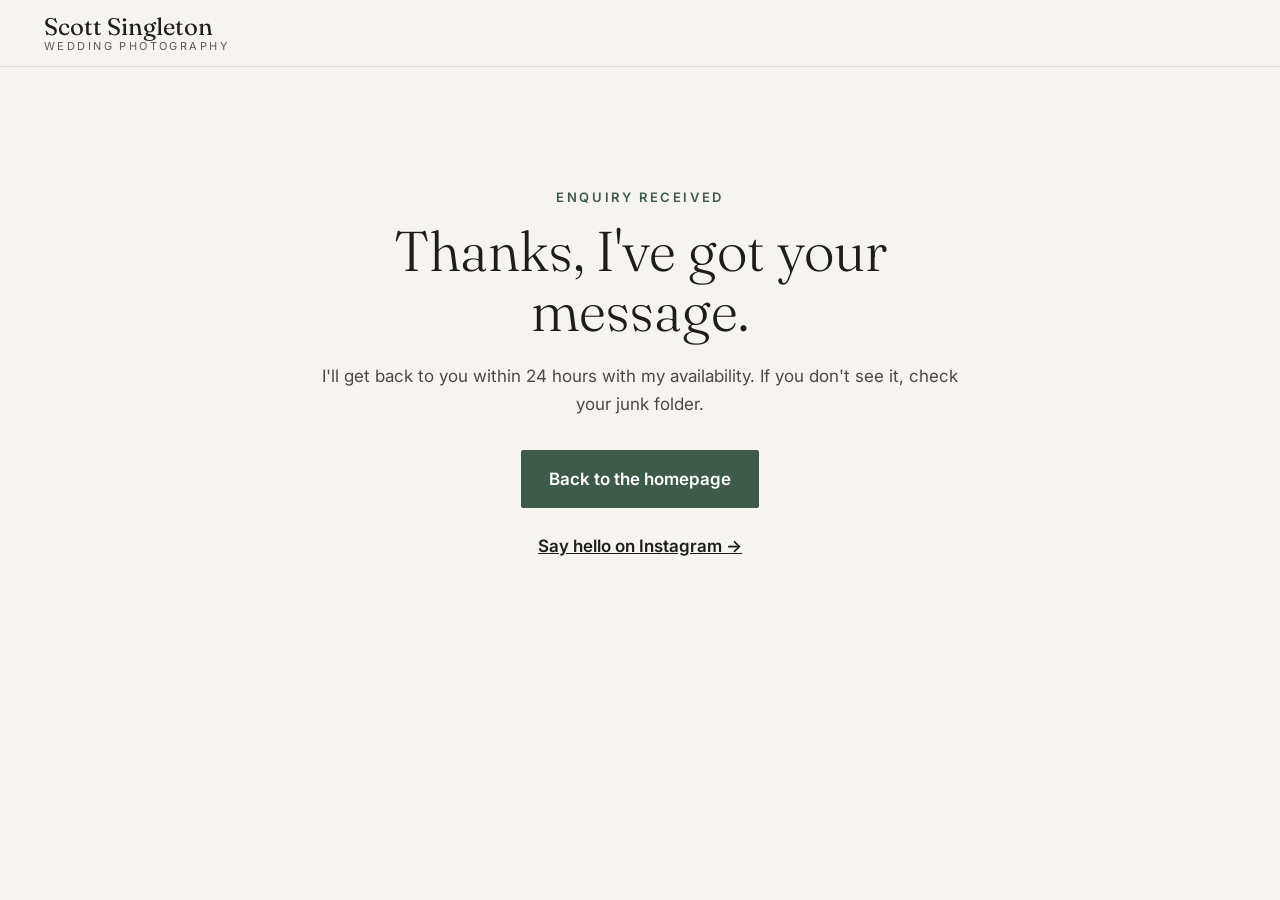
<file: thanks.html>
<!doctype html>
<html lang="en-GB">
<head>
<meta charset="utf-8">
<meta name="viewport" content="width=device-width, initial-scale=1">
<title>Thanks | Scott Singleton Photography</title>
<meta name="robots" content="noindex">
<link href="https://fonts.googleapis.com/css2?family=Fraunces:ital,opsz,wght@0,9..144,300;0,9..144,400;1,9..144,300&family=Inter:wght@400;500;600&display=swap" rel="stylesheet">
<link rel="icon" href="data:image/svg+xml,<svg xmlns='http://www.w3.org/2000/svg' viewBox='0 0 32 32'><rect width='32' height='32' fill='%233E5A49'/><text x='16' y='22' font-family='Georgia' font-size='16' fill='white' text-anchor='middle'>SS</text></svg>">
<link rel="stylesheet" href="style.css">
</head>
<body>
<header class="site-header"><div class="wrap"><a class="brand" href="./"><b>Scott Singleton</b><small>Wedding Photography</small></a></div></header>
<main>
<section>
<div class="wrap" style="max-width:720px;text-align:center;padding-top:40px;padding-bottom:40px">
<p class="eyebrow">Enquiry received</p>
<h1 style="font-size:clamp(36px,4.4vw,56px);line-height:1.08;margin-bottom:20px">Thanks, I've got your message.</h1>
<p class="muted">I'll get back to you within 24 hours with my availability. If you don't see it, check your junk folder.</p>
<p style="margin-top:32px"><a class="btn" href="./">Back to the homepage</a></p>
<p style="margin-top:24px"><a class="link" href="https://www.instagram.com/scottsingleton_photography/">Say hello on Instagram →</a></p>
</div>
</section>
</main>
</body>
</html>
</file>
<file: style.css>
:root{--ink:#1E1D1B;--muted:#4A4843;--soft:#5C5A55;--paper:#F6F4F0;--stone:#ECE8E1;--line:#CFC9BF;--accent:#3E5A49;--accent-dark:#2F4638}
*{box-sizing:border-box}
html{scroll-behavior:smooth;scroll-padding-top:80px}
body{margin:0;background:var(--paper);color:var(--ink);font-family:Inter,system-ui,-apple-system,sans-serif;font-size:17px;line-height:1.65;-webkit-font-smoothing:antialiased}
img{display:block;max-width:100%;height:auto}
a{color:var(--ink)}a:hover{color:var(--accent)}
.wrap{max-width:1240px;margin:0 auto;padding-left:24px;padding-right:24px}
.serif{font-family:Fraunces,Georgia,serif;font-weight:300}
h1,h2{font-family:Fraunces,Georgia,serif;font-weight:300;margin:0}
h2{font-size:clamp(30px,3.4vw,40px);line-height:1.15}
h3{margin:0 0 6px;font-size:18px;font-weight:600}
p{margin:0 0 16px}
.eyebrow{margin:0 0 12px;font-size:13px;letter-spacing:.2em;text-transform:uppercase;color:var(--accent);font-weight:600}
.muted{color:var(--muted)}
.btn{display:inline-block;text-decoration:none;background:var(--accent);color:#fff;padding:15px 28px;border-radius:2px;font-weight:600;border:0;font:inherit;font-weight:600;cursor:pointer}
.btn:hover{background:var(--accent-dark);color:#fff}
.btn-light{background:#fff;color:var(--ink)}.btn-light:hover{background:var(--stone);color:var(--ink)}
.link{font-weight:600}
section{padding:96px 0}
.bg-stone{background:var(--stone)}
.bg-dark{background:var(--ink);color:var(--paper)}

/* header */
.site-header{position:sticky;top:0;z-index:20;background:rgba(246,244,240,.96);backdrop-filter:blur(6px);border-bottom:1px solid #E2DED6}
.site-header .wrap{display:flex;align-items:center;justify-content:space-between;gap:16px;padding-top:14px;padding-bottom:14px}
.brand{text-decoration:none;display:flex;flex-direction:column;line-height:1.1}
.brand b{font-family:Fraunces,Georgia,serif;font-weight:400;font-size:24px}
.brand small{font-size:11px;letter-spacing:.22em;text-transform:uppercase;color:var(--soft)}
.nav{display:flex;align-items:center;gap:26px;font-size:15px}
.nav a{text-decoration:none}
.nav a.btn{padding:11px 20px;font-weight:500;white-space:nowrap}
@media(max-width:420px){.nav a.btn{padding:10px 14px;font-size:14px}}
.nav a[aria-current]{font-weight:600}
@media(max-width:820px){.nav a:not(.btn){display:none}.brand b{font-size:20px}}

/* hero */
.hero{position:relative;min-height:min(86vh,760px);display:flex;align-items:flex-end;color:#fff;padding:0;overflow:hidden;background:#2a2926}
.slides{position:absolute;inset:0}
.slide{position:absolute;inset:0;width:100%;height:100%;object-fit:cover;object-position:center 40%;opacity:0;transform:scale(1.06);transition:opacity 1.4s ease,transform 7s ease-out}
.slide.is-on{opacity:1;transform:scale(1)}
.dots{position:absolute;z-index:2;right:24px;bottom:28px;display:flex;gap:8px}
.dots span{width:7px;height:7px;border-radius:50%;background:rgba(255,255,255,.45);transition:background .4s}
.dots span.on{background:#fff}
@media(prefers-reduced-motion:reduce){.slide{transition:none;transform:none}}
.hero::after{content:"";position:absolute;inset:0;background:linear-gradient(90deg,rgba(0,0,0,.62) 0%,rgba(0,0,0,.35) 45%,rgba(0,0,0,0) 75%),linear-gradient(180deg,rgba(0,0,0,0) 40%,rgba(0,0,0,.55) 100%)}
.hero .wrap{position:relative;z-index:1;width:100%;padding-bottom:72px}
.hero .eyebrow{color:#E9E5DD}
.hero h1{max-width:860px;font-size:clamp(36px,5.2vw,70px);line-height:1.06}
.hero p.lead{margin:22px 0 30px;max-width:560px;font-size:19px;color:#EFECE6}
.hero .actions{display:flex;flex-wrap:wrap;gap:14px;align-items:center}
.hero .ghost{color:#fff;font-weight:500;text-decoration:none;border-bottom:1px solid #fff;padding:4px 2px}

.trust{background:var(--ink);color:#E9E5DD;padding:0}
.trust .wrap{display:grid;grid-template-columns:repeat(auto-fit,minmax(200px,1fr));gap:12px 16px;padding-top:20px;padding-bottom:20px;font-size:14px;letter-spacing:.04em}

.split{display:flex;flex-wrap:wrap;gap:48px 56px;align-items:flex-start}
.split>*{flex:1 1 380px}
.center{align-items:center}

/* portfolio */
.grid{display:grid;grid-template-columns:repeat(3,1fr);gap:12px}
.grid figure{margin:0;overflow:hidden;background:var(--line)}
.grid img{width:100%;height:100%;aspect-ratio:4/5;object-fit:cover;transition:transform .6s ease}
.grid figure:hover img{transform:scale(1.03)}
.grid .wide{grid-column:span 2}
.grid .wide{position:relative}
.grid .wide img{position:absolute;inset:0;aspect-ratio:auto;height:100%}
@media(max-width:820px){.grid{grid-template-columns:1fr 1fr}.grid .wide{grid-column:span 2}.grid .wide img{aspect-ratio:3/2}}
@media(max-width:520px){.grid{gap:8px}}

.steps{list-style:none;margin:0;padding:0;display:grid;grid-template-columns:repeat(auto-fit,minmax(240px,1fr));gap:32px}
.steps li{border-top:2px solid var(--accent);padding-top:18px}
.steps p{margin:0;color:var(--muted)}

.ticks{list-style:none;margin:0;padding:24px 0 0;border-top:1px solid var(--line);display:flex;flex-direction:column;gap:14px}
.note{padding:14px 16px;background:var(--stone);font-size:15px;color:#3A3935}

.portrait{aspect-ratio:4/5;width:100%;object-fit:cover}

details{border-top:1px solid var(--line);padding:18px 0}
details:last-child{border-bottom:1px solid var(--line)}
summary{cursor:pointer;font-weight:600;list-style:none;display:flex;justify-content:space-between;gap:16px}
summary::-webkit-details-marker{display:none}
summary::after{content:"+";font-weight:400;font-size:22px;line-height:1;color:var(--accent)}
details[open] summary::after{content:"–"}
details p{margin:10px 0 0;color:var(--muted)}

/* form */
form.enquiry{display:grid;grid-template-columns:1fr 1fr;gap:18px}
.field{display:flex;flex-direction:column;gap:6px}
.field.full{grid-column:1/-1}
label{font-size:14px;font-weight:500}
input,textarea{font:inherit;padding:13px 14px;border:1px solid #B8B2A7;border-radius:2px;background:#fff;color:var(--ink);width:100%}
input:focus,textarea:focus{outline:2px solid var(--accent);outline-offset:1px;border-color:var(--accent)}
textarea{resize:vertical}
@media(max-width:560px){form.enquiry{grid-template-columns:1fr}}
.hp{position:absolute;left:-9999px}

.site-footer{padding:56px 0}
.site-footer .wrap{display:grid;grid-template-columns:repeat(auto-fit,minmax(210px,1fr));gap:32px;font-size:15px;color:var(--muted)}
.site-footer .col{display:flex;flex-direction:column;gap:6px}
.site-footer .title{font-family:Fraunces,Georgia,serif;font-size:22px;color:var(--ink)}
.site-footer b{color:var(--ink);font-weight:600}
.legal{font-size:13px;color:var(--soft);padding:0 0 32px}

.prose{max-width:760px}
.prose h2{margin:40px 0 12px;font-size:28px}

@media(max-width:600px){section{padding:72px 0}.hero .wrap{padding-bottom:48px}}

.ptitle{display:flex;flex-wrap:wrap;align-items:baseline;justify-content:space-between;gap:8px 24px;margin-bottom:24px;border-top:1px solid var(--line);padding-top:24px}
.ptitle p{margin:0}
.masonry{columns:3 320px;column-gap:12px}
.masonry .m{display:block;margin:0 0 12px;break-inside:avoid;overflow:hidden;background:var(--line);cursor:zoom-in}
.masonry img{width:100%;transition:transform .6s ease}
.masonry .m:hover img{transform:scale(1.03)}
@media(max-width:520px){.masonry{columns:2;column-gap:8px}.masonry .m{margin-bottom:8px}}
.lb{position:fixed;inset:0;z-index:100;background:rgba(20,19,17,.94);display:flex;align-items:center;justify-content:center;padding:24px}
.lb[hidden]{display:none}
.lb img{max-width:100%;max-height:100%;object-fit:contain}
.lb button{position:absolute;background:none;border:0;color:#fff;font-size:44px;line-height:1;cursor:pointer;padding:12px 16px}
.lb-x{top:8px;right:8px}.lb-p{left:4px;top:50%;transform:translateY(-50%)}.lb-n{right:4px;top:50%;transform:translateY(-50%)}

section{padding:80px 0}
.sechead{display:flex;flex-wrap:wrap;align-items:flex-end;justify-content:space-between;gap:12px 32px;margin-bottom:32px}
.sechead h2{margin:0}
.packages{display:grid;grid-template-columns:repeat(3,1fr);gap:20px;align-items:start}
.pkg{background:#fff;border:1px solid var(--line);padding:28px 26px;display:flex;flex-direction:column;gap:6px}
.pkg h3{font-size:20px;margin:0}
.pkg .price{font-family:Fraunces,Georgia,serif;font-weight:300;font-size:44px;line-height:1.1;margin:4px 0}
.pkg ul{list-style:none;margin:14px 0 0;padding:14px 0 0;border-top:1px solid var(--line);display:flex;flex-direction:column;gap:8px;font-size:15px}
.pkg li::before{content:"✓";color:var(--accent);margin-right:8px;font-weight:600}
.pkg-main{border:2px solid var(--accent)}
.pkg .tag{margin:0 0 4px;font-size:12px;letter-spacing:.16em;text-transform:uppercase;color:var(--accent);font-weight:600}
.pkg-foot{display:flex;flex-wrap:wrap;gap:16px;align-items:center;justify-content:space-between;margin-top:24px}
@media(max-width:900px){.packages{grid-template-columns:1fr}}
@media(max-width:820px){.grid .wide{grid-column:span 2;aspect-ratio:3/2}}
.pkg{position:relative}
.pkg .tag{position:absolute;top:-12px;left:24px;margin:0;background:var(--accent);color:#fff;padding:4px 10px;font-size:11px}

.topbar{background:var(--ink);color:#D9D5CC;font-size:13px;letter-spacing:.03em}
.topbar .wrap{display:flex;justify-content:space-between;gap:16px;padding-top:8px;padding-bottom:8px}
.topbar a{color:#D9D5CC;text-decoration:none}.topbar a:hover{color:#fff}
.tb-r{display:flex;gap:20px}
@media(max-width:700px){.topbar .wrap>span:first-child{display:none}.topbar .wrap{justify-content:center}}
.strip{display:flex;gap:6px;overflow-x:auto;scrollbar-width:none;padding:6px 0;background:var(--paper)}
.strip::-webkit-scrollbar{display:none}
.strip a{flex:0 0 auto}
.strip img{height:220px;width:auto;display:block}
@media(max-width:600px){.strip img{height:150px}}
.iggrid{display:grid;grid-template-columns:repeat(6,1fr);gap:6px}
.iggrid img{aspect-ratio:1/1;object-fit:cover;width:100%;transition:opacity .3s}
.iggrid a:hover img{opacity:.85}
@media(max-width:700px){.iggrid{grid-template-columns:repeat(3,1fr)}}
.ig{padding-top:0}

.site-footer .col{min-width:0}
.site-footer a{overflow-wrap:anywhere}
.site-footer .wrap{grid-template-columns:repeat(auto-fit,minmax(230px,1fr))}

.incl{display:grid;grid-template-columns:repeat(3,minmax(0,1fr));gap:28px 32px}
.incl h3{font-size:17px}
.incl p{margin:0;color:var(--muted);font-size:15px}
@media(max-width:820px){.incl{grid-template-columns:1fr 1fr}}
@media(max-width:520px){.incl{grid-template-columns:1fr}}
table.prices{width:100%;border-collapse:collapse;font-size:16px}
table.prices th{text-align:left;font-weight:600;padding:0 0 10px;border-bottom:1px solid var(--ink)}
table.prices th:last-child,table.prices td:last-child{text-align:right;font-variant-numeric:tabular-nums;white-space:nowrap}
table.prices td{padding:13px 0;border-bottom:1px solid var(--line)}
.steps li h3{margin-bottom:6px}

.trust .wrap{grid-template-columns:repeat(3,minmax(0,1fr));gap:0;text-align:center}
.trust .wrap span{padding:2px 12px}
.trust .wrap span+span{border-left:1px solid #45433F}
@media(max-width:600px){.trust .wrap{grid-template-columns:1fr;gap:8px}.trust .wrap span+span{border-left:0}}
.review{padding:64px 0 8px}
.review figure{margin:0 auto;max-width:860px;text-align:center}
.review blockquote{margin:0;font-family:Fraunces,Georgia,serif;font-weight:300;font-size:clamp(22px,2.6vw,30px);line-height:1.4;text-wrap:balance}
.review figcaption{margin-top:18px;font-size:13px;letter-spacing:.18em;text-transform:uppercase;color:var(--soft)}
</file>
